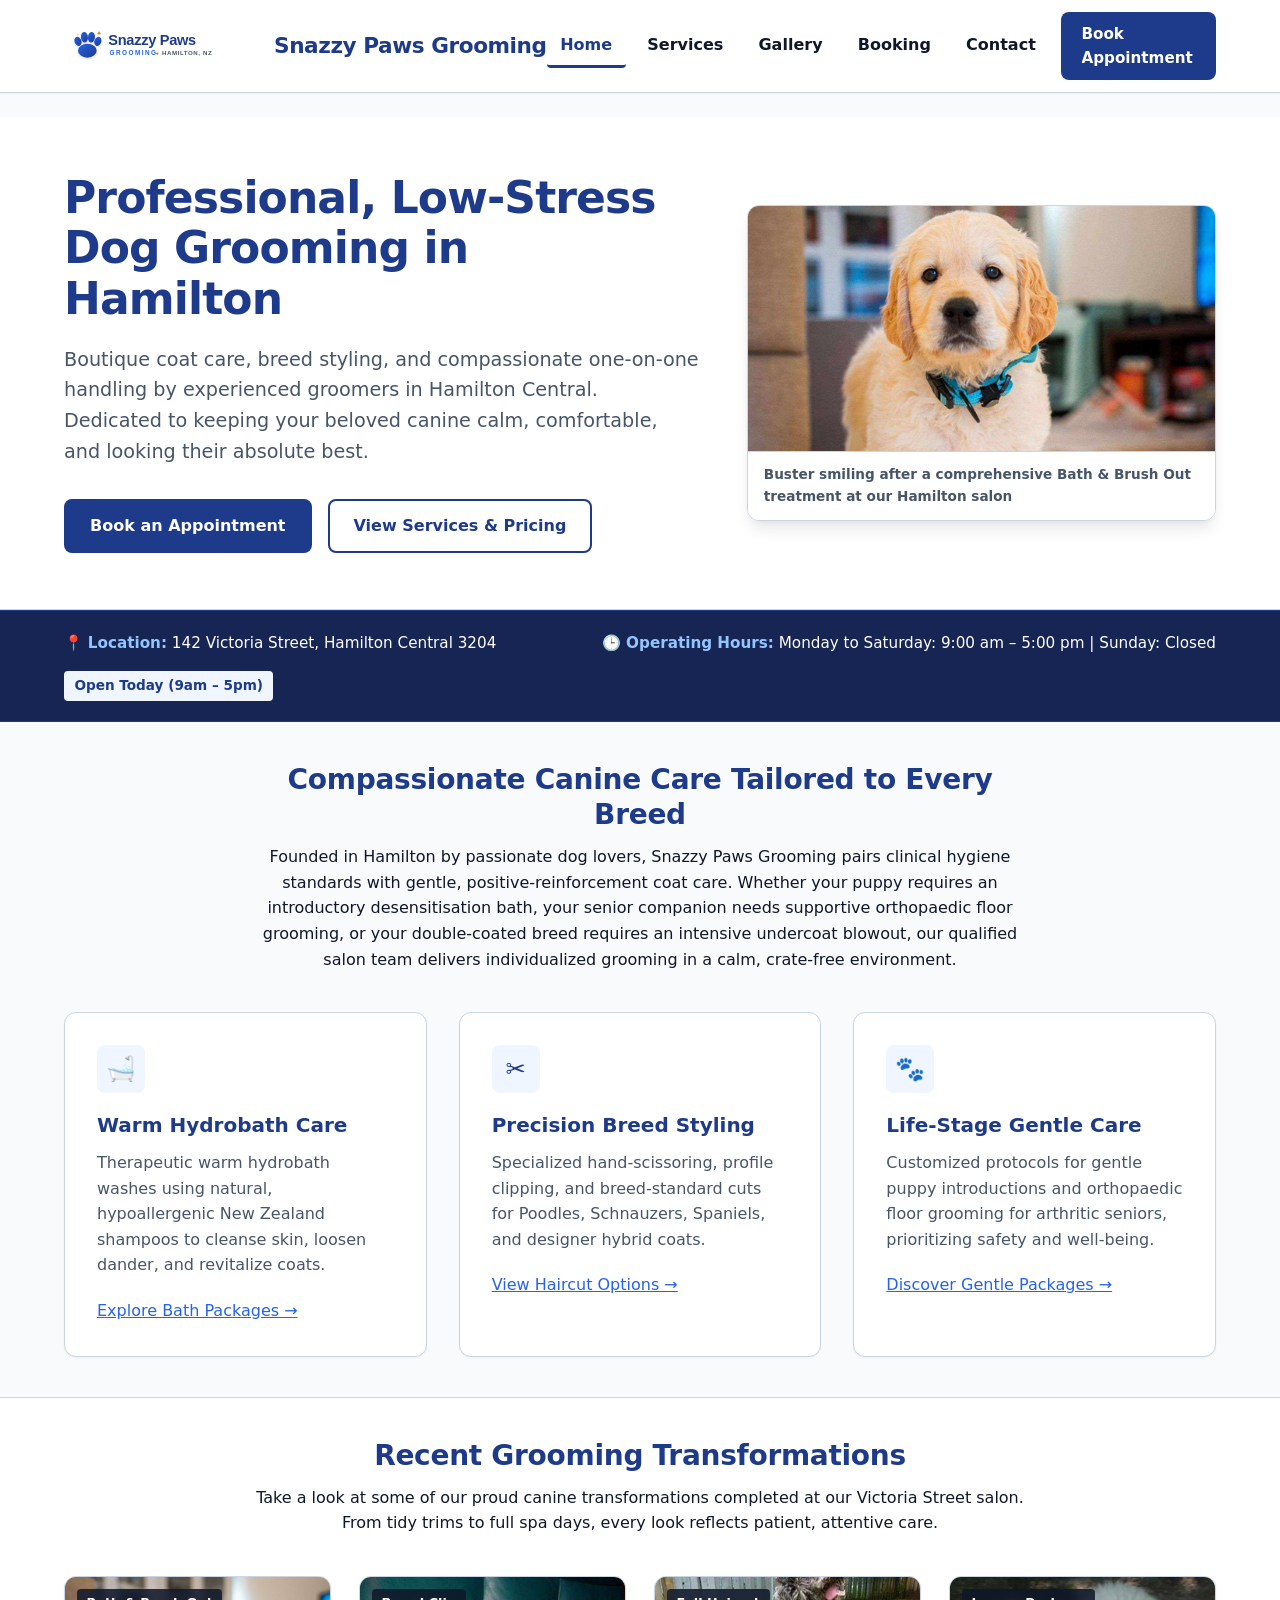
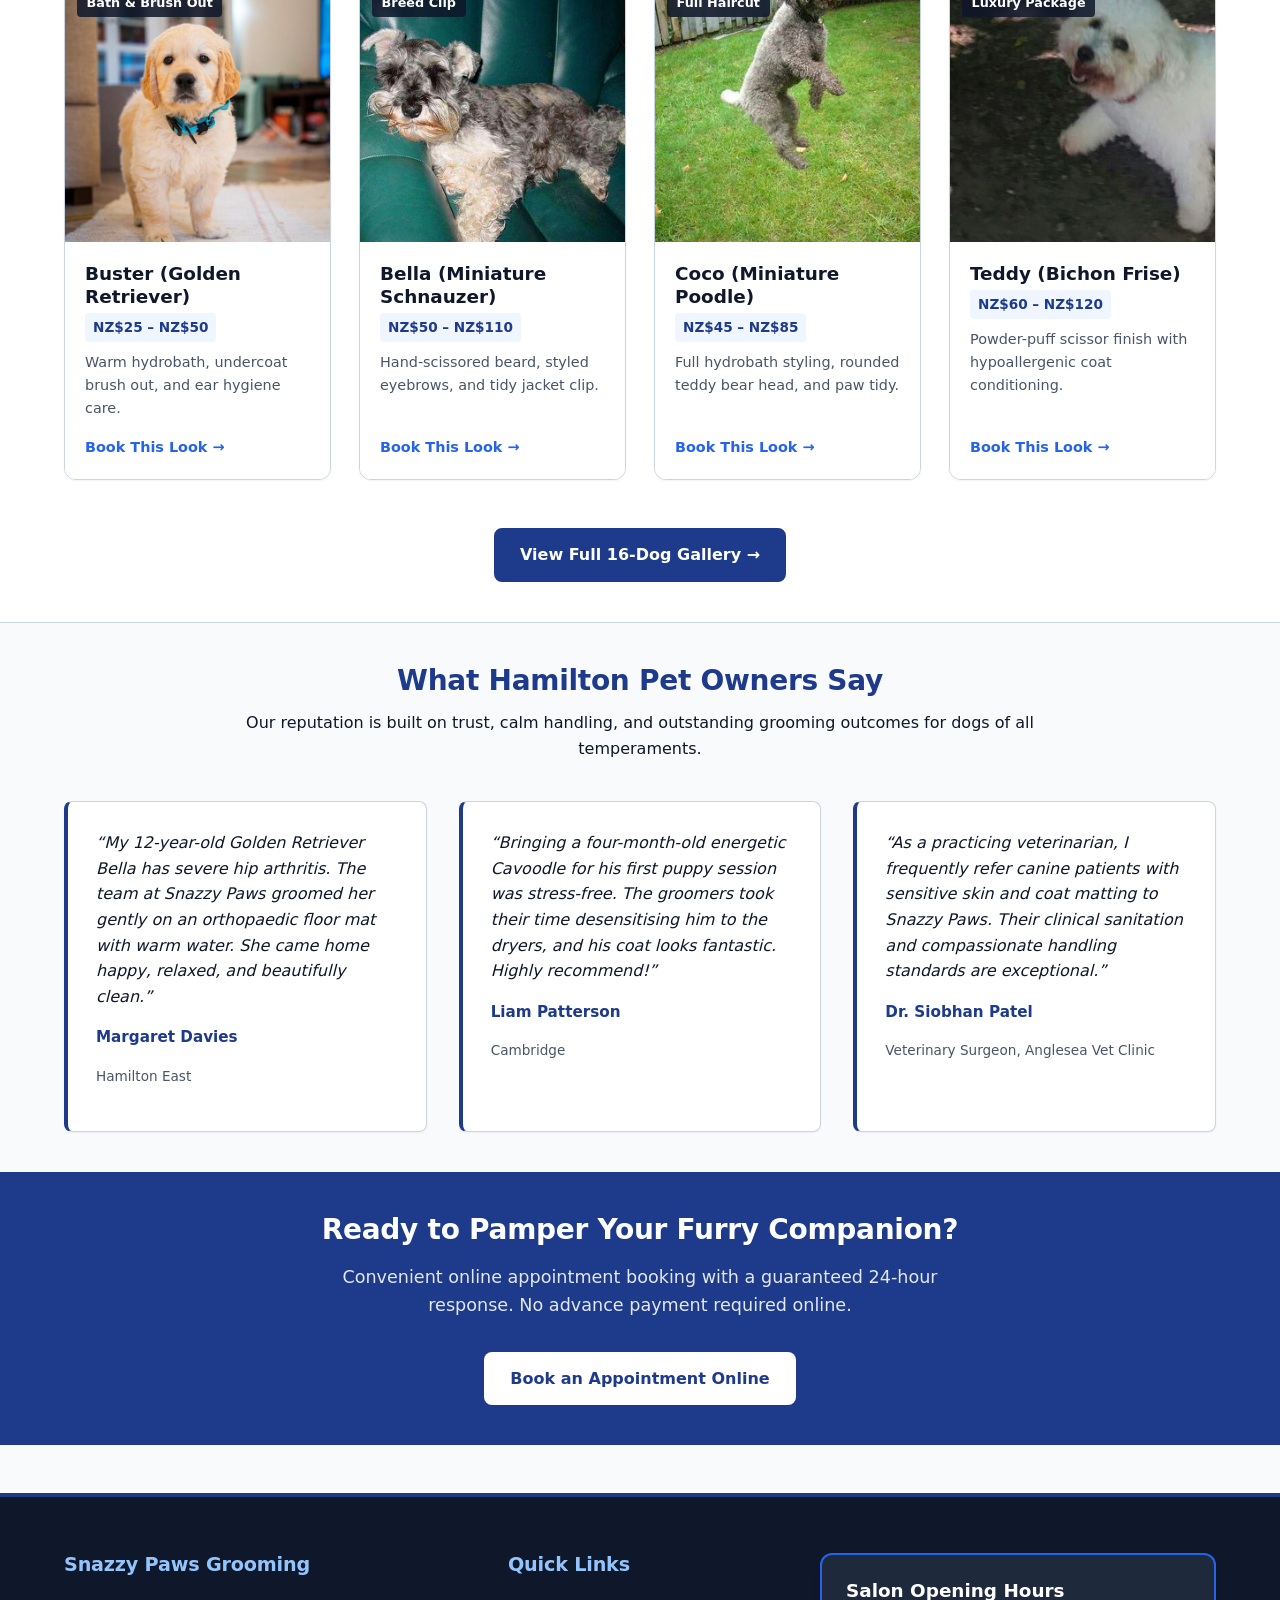
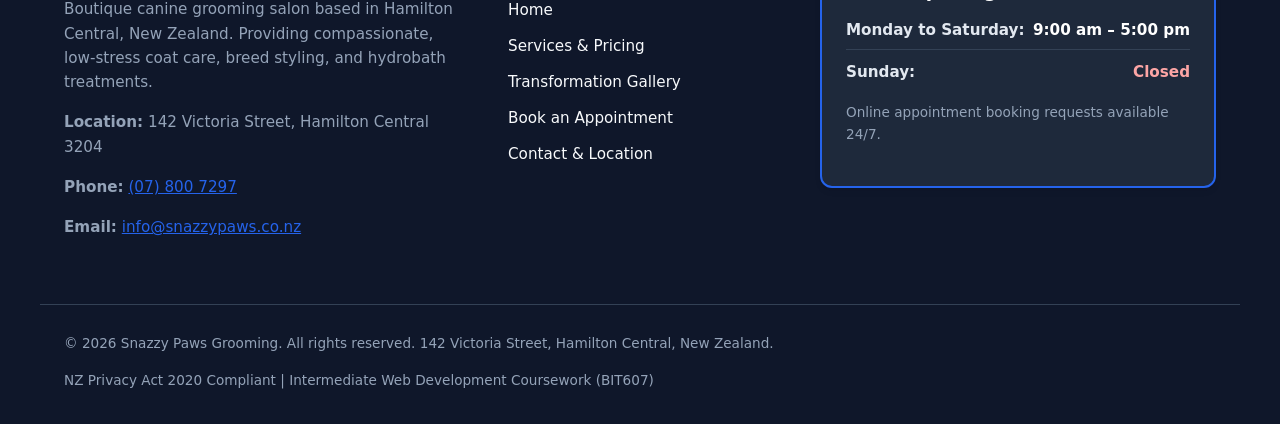
<file: index.html>
<!DOCTYPE html>
<html lang="en-NZ">
<head>
  <meta charset="UTF-8">
  <meta name="viewport" content="width=device-width, initial-scale=1.0">
  <title>Snazzy Paws Grooming | Boutique Dog Grooming in Hamilton, NZ</title>
  <meta name="description" content="Snazzy Paws Grooming is a boutique canine grooming salon located in Hamilton Central, New Zealand. Providing compassionate, low-stress coat care, hydrobaths, and breed styling.">
  <link rel="stylesheet" href="css/styles.min.css">
</head>
<body>
  <a href="#main-content" class="skip-link">Skip to main content</a>

  <header class="site-header">
    <div class="container nav-container">
      <a href="index.html" class="brand-wrapper">
        <img src="images/logo-snazzy-paws.svg" alt="Snazzy Paws Grooming Logo" class="brand-logo-img" width="220" height="48">
      </a>
      <nav class="main-navigation" aria-label="Main Navigation">
        <span class="brand-text">Snazzy Paws Grooming</span>
        <ul class="nav-list">
          <li class="nav-item"><a href="index.html" class="nav-link" aria-current="page">Home</a></li>
          <li class="nav-item"><a href="services.html" class="nav-link">Services</a></li>
          <li class="nav-item"><a href="gallery.html" class="nav-link">Gallery</a></li>
          <li class="nav-item"><a href="booking.html" class="nav-link">Booking</a></li>
          <li class="nav-item"><a href="contact.html" class="nav-link">Contact</a></li>
        </ul>
        <a href="booking.html" class="btn-nav-cta">Book Appointment</a>
      </nav>
    </div>
  </header>

  <main class="site-main" id="main-content">
    <section class="hero">
      <div class="container">
        <div class="hero-grid">
          <div class="hero-content">
            <h1>Professional, Low-Stress Dog Grooming in Hamilton</h1>
            <p class="lead">Boutique coat care, breed styling, and compassionate one-on-one handling by experienced groomers in Hamilton Central. Dedicated to keeping your beloved canine calm, comfortable, and looking their absolute best.</p>
            <div style="display: flex; gap: 1rem; flex-wrap: wrap;">
              <a href="booking.html" class="btn btn-primary">Book an Appointment</a>
              <a href="services.html" class="btn btn-secondary">View Services &amp; Pricing</a>
            </div>
          </div>
          <figure class="hero-image-card">
            <img src="images/hero-dog.jpg" alt="Happy freshly groomed Golden Retriever smiling at Snazzy Paws Grooming in Hamilton" class="hero-img" width="1200" height="630">
            <figcaption class="hero-image-caption">Buster smiling after a comprehensive Bath &amp; Brush Out treatment at our Hamilton salon</figcaption>
          </figure>
        </div>
      </div>
    </section>

    <section class="salon-status-banner" aria-label="Salon Information Banner">
      <div class="container status-banner-inner">
        <div class="status-item">
          <span>📍 <strong>Location:</strong> 142 Victoria Street, Hamilton Central 3204</span>
        </div>
        <div class="status-item">
          <span>🕒 <strong>Operating Hours:</strong> Monday to Saturday: 9:00 am – 5:00 pm | Sunday: Closed</span>
        </div>
        <div class="status-item">
          <span class="badge badge-success">Open Today (9am – 5pm)</span>
        </div>
      </div>
    </section>

    <section class="section-block">
      <div class="container">
        <div class="section-intro">
          <h2>Compassionate Canine Care Tailored to Every Breed</h2>
          <p>Founded in Hamilton by passionate dog lovers, Snazzy Paws Grooming pairs clinical hygiene standards with gentle, positive-reinforcement coat care. Whether your puppy requires an introductory desensitisation bath, your senior companion needs supportive orthopaedic floor grooming, or your double-coated breed requires an intensive undercoat blowout, our qualified salon team delivers individualized grooming in a calm, crate-free environment.</p>
        </div>

        <div class="features-grid">
          <div class="feature-card">
            <div class="feature-icon-box">🛁</div>
            <h3>Warm Hydrobath Care</h3>
            <p>Therapeutic warm hydrobath washes using natural, hypoallergenic New Zealand shampoos to cleanse skin, loosen dander, and revitalize coats.</p>
            <a href="services.html">Explore Bath Packages &rarr;</a>
          </div>

          <div class="feature-card">
            <div class="feature-icon-box">✂️</div>
            <h3>Precision Breed Styling</h3>
            <p>Specialized hand-scissoring, profile clipping, and breed-standard cuts for Poodles, Schnauzers, Spaniels, and designer hybrid coats.</p>
            <a href="services.html">View Haircut Options &rarr;</a>
          </div>

          <div class="feature-card">
            <div class="feature-icon-box">🐾</div>
            <h3>Life-Stage Gentle Care</h3>
            <p>Customized protocols for gentle puppy introductions and orthopaedic floor grooming for arthritic seniors, prioritizing safety and well-being.</p>
            <a href="services.html">Discover Gentle Packages &rarr;</a>
          </div>
        </div>
      </div>
    </section>

    <section class="section-block" style="background-color: var(--color-surface-white); border-top: 1px solid var(--color-border-subtle); border-bottom: 1px solid var(--color-border-subtle);">
      <div class="container">
        <div class="section-intro">
          <h2>Recent Grooming Transformations</h2>
          <p>Take a look at some of our proud canine transformations completed at our Victoria Street salon. From tidy trims to full spa days, every look reflects patient, attentive care.</p>
        </div>

        <div class="gallery-grid">
          <figure class="gallery-card">
            <div class="gallery-image-wrapper">
              <img src="images/gallery-01.jpg" alt="Golden Retriever smiling after a warm hydrobath, blow-dry, and brush out." class="gallery-img" width="600" height="600" loading="lazy">
              <span class="gallery-card-badge">Bath &amp; Brush Out</span>
            </div>
            <figcaption class="gallery-caption">
              <h3>Buster (Golden Retriever)</h3>
              <span class="service-tag">NZ$25 – NZ$50</span>
              <p>Warm hydrobath, undercoat brush out, and ear hygiene care.</p>
              <a href="booking.html" class="btn-book-look">Book This Look &rarr;</a>
            </figcaption>
          </figure>

          <figure class="gallery-card">
            <div class="gallery-image-wrapper">
              <img src="images/gallery-02.jpg" alt="Miniature Schnauzer showing traditional breed cut, trimmed beard, and styled brows." class="gallery-img" width="600" height="600" loading="lazy">
              <span class="gallery-card-badge">Breed Clip</span>
            </div>
            <figcaption class="gallery-caption">
              <h3>Bella (Miniature Schnauzer)</h3>
              <span class="service-tag">NZ$50 – NZ$110</span>
              <p>Hand-scissored beard, styled eyebrows, and tidy jacket clip.</p>
              <a href="booking.html" class="btn-book-look">Book This Look &rarr;</a>
            </figcaption>
          </figure>

          <figure class="gallery-card">
            <div class="gallery-image-wrapper">
              <img src="images/gallery-04.jpg" alt="Miniature Poodle styled in a clean teddy bear scissor cut with rounded head." class="gallery-img" width="600" height="600" loading="lazy">
              <span class="gallery-card-badge">Full Haircut</span>
            </div>
            <figcaption class="gallery-caption">
              <h3>Coco (Miniature Poodle)</h3>
              <span class="service-tag">NZ$45 – NZ$85</span>
              <p>Full hydrobath styling, rounded teddy bear head, and paw tidy.</p>
              <a href="booking.html" class="btn-book-look">Book This Look &rarr;</a>
            </figcaption>
          </figure>

          <figure class="gallery-card">
            <div class="gallery-image-wrapper">
              <img src="images/gallery-05.jpg" alt="Bichon Frise with bright white powder-puff styling and rounded facial contour." class="gallery-img" width="600" height="600" loading="lazy">
              <span class="gallery-card-badge">Luxury Package</span>
            </div>
            <figcaption class="gallery-caption">
              <h3>Teddy (Bichon Frise)</h3>
              <span class="service-tag">NZ$60 – NZ$120</span>
              <p>Powder-puff scissor finish with hypoallergenic coat conditioning.</p>
              <a href="booking.html" class="btn-book-look">Book This Look &rarr;</a>
            </figcaption>
          </figure>
        </div>

        <div style="text-align: center; margin-top: 1rem;">
          <a href="gallery.html" class="btn btn-primary">View Full 16-Dog Gallery &rarr;</a>
        </div>
      </div>
    </section>

    <section class="section-block">
      <div class="container">
        <div class="section-intro">
          <h2>What Hamilton Pet Owners Say</h2>
          <p>Our reputation is built on trust, calm handling, and outstanding grooming outcomes for dogs of all temperaments.</p>
        </div>

        <div class="testimonials-grid">
          <div class="testimonial-card">
            <p class="testimonial-quote">&ldquo;My 12-year-old Golden Retriever Bella has severe hip arthritis. The team at Snazzy Paws groomed her gently on an orthopaedic floor mat with warm water. She came home happy, relaxed, and beautifully clean.&rdquo;</p>
            <p class="testimonial-author">Margaret Davies</p>
            <p class="testimonial-location">Hamilton East</p>
          </div>

          <div class="testimonial-card">
            <p class="testimonial-quote">&ldquo;Bringing a four-month-old energetic Cavoodle for his first puppy session was stress-free. The groomers took their time desensitising him to the dryers, and his coat looks fantastic. Highly recommend!&rdquo;</p>
            <p class="testimonial-author">Liam Patterson</p>
            <p class="testimonial-location">Cambridge</p>
          </div>

          <div class="testimonial-card">
            <p class="testimonial-quote">&ldquo;As a practicing veterinarian, I frequently refer canine patients with sensitive skin and coat matting to Snazzy Paws. Their clinical sanitation and compassionate handling standards are exceptional.&rdquo;</p>
            <p class="testimonial-author">Dr. Siobhan Patel</p>
            <p class="testimonial-location">Veterinary Surgeon, Anglesea Vet Clinic</p>
          </div>
        </div>
      </div>
    </section>

    <section class="section-block" style="background-color: var(--color-primary-navy); color: #ffffff; text-align: center;">
      <div class="container">
        <h2 style="color: #ffffff; margin-bottom: 1rem;">Ready to Pamper Your Furry Companion?</h2>
        <p style="color: #e2e8f0; max-width: 650px; margin: 0 auto 2rem; font-size: 1.1rem;">Convenient online appointment booking with a guaranteed 24-hour response. No advance payment required online.</p>
        <a href="booking.html" class="btn" style="background-color: #ffffff; color: var(--color-primary-navy);">Book an Appointment Online</a>
      </div>
    </section>
  </main>

  <footer class="site-footer">
    <div class="container footer-grid">
      <div class="footer-col">
        <h3>Snazzy Paws Grooming</h3>
        <p>Boutique canine grooming salon based in Hamilton Central, New Zealand. Providing compassionate, low-stress coat care, breed styling, and hydrobath treatments.</p>
        <p><strong>Location:</strong> 142 Victoria Street, Hamilton Central 3204</p>
        <p><strong>Phone:</strong> <a href="tel:078007297">(07) 800 7297</a></p>
        <p><strong>Email:</strong> <a href="mailto:info@snazzypaws.co.nz">info@snazzypaws.co.nz</a></p>
      </div>
      <div class="footer-col">
        <h3>Quick Links</h3>
        <ul class="footer-links-list">
          <li><a href="index.html">Home</a></li>
          <li><a href="services.html">Services &amp; Pricing</a></li>
          <li><a href="gallery.html">Transformation Gallery</a></li>
          <li><a href="booking.html">Book an Appointment</a></li>
          <li><a href="contact.html">Contact &amp; Location</a></li>
        </ul>
      </div>
      <div class="footer-col">
        <div class="opening-hours-card">
          <h4>Salon Opening Hours</h4>
          <ul class="opening-hours-list">
            <li class="opening-hours-row"><span class="opening-hours-day">Monday to Saturday:</span> <span class="opening-hours-time">9:00 am – 5:00 pm</span></li>
            <li class="opening-hours-row closed"><span class="opening-hours-day">Sunday:</span> <span class="opening-hours-time">Closed</span></li>
          </ul>
          <p style="margin-top: 0.75rem; font-size: 0.85rem; color: #94a3b8;">Online appointment booking requests available 24/7.</p>
        </div>
      </div>
    </div>
    <div class="container footer-bottom-bar">
      <p>&copy; 2026 Snazzy Paws Grooming. All rights reserved. 142 Victoria Street, Hamilton Central, New Zealand.</p>
      <p>NZ Privacy Act 2020 Compliant | Intermediate Web Development Coursework (BIT607)</p>
    </div>
  </footer>
</body>
</html>
</file>
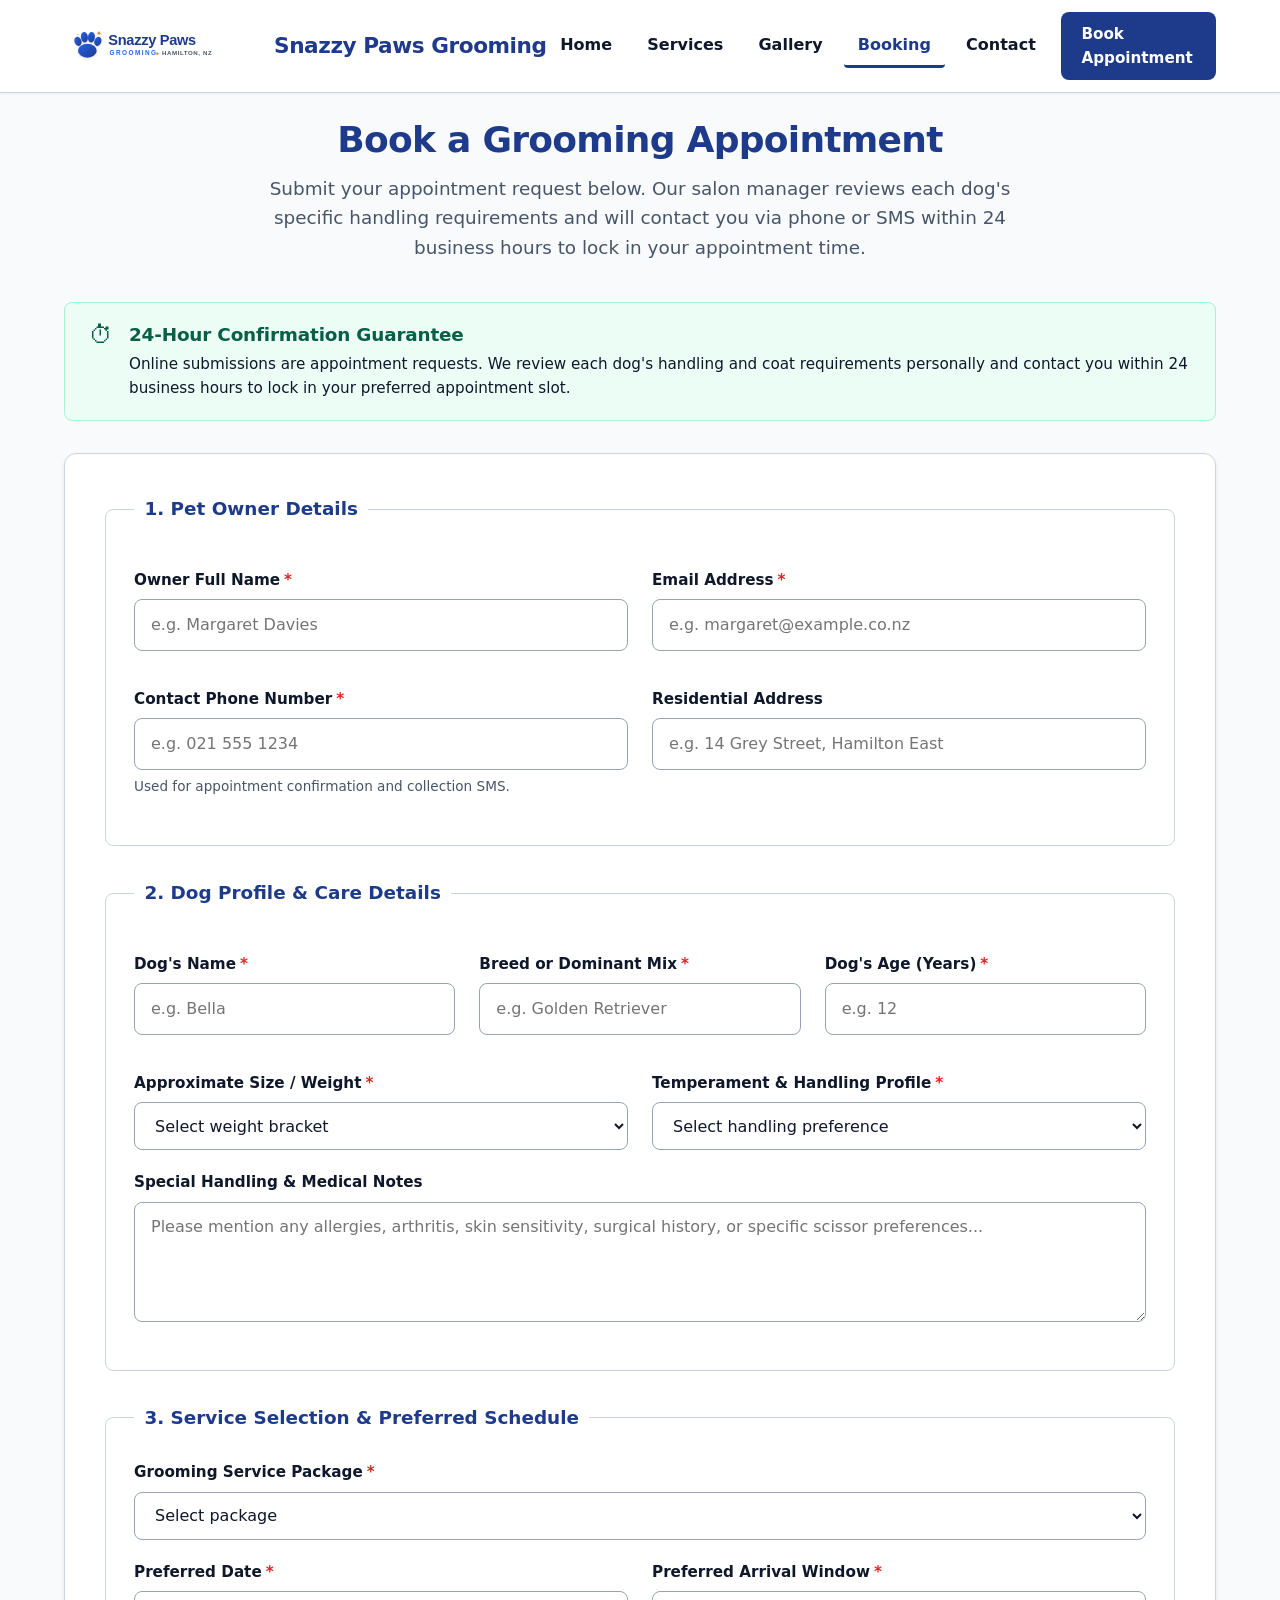
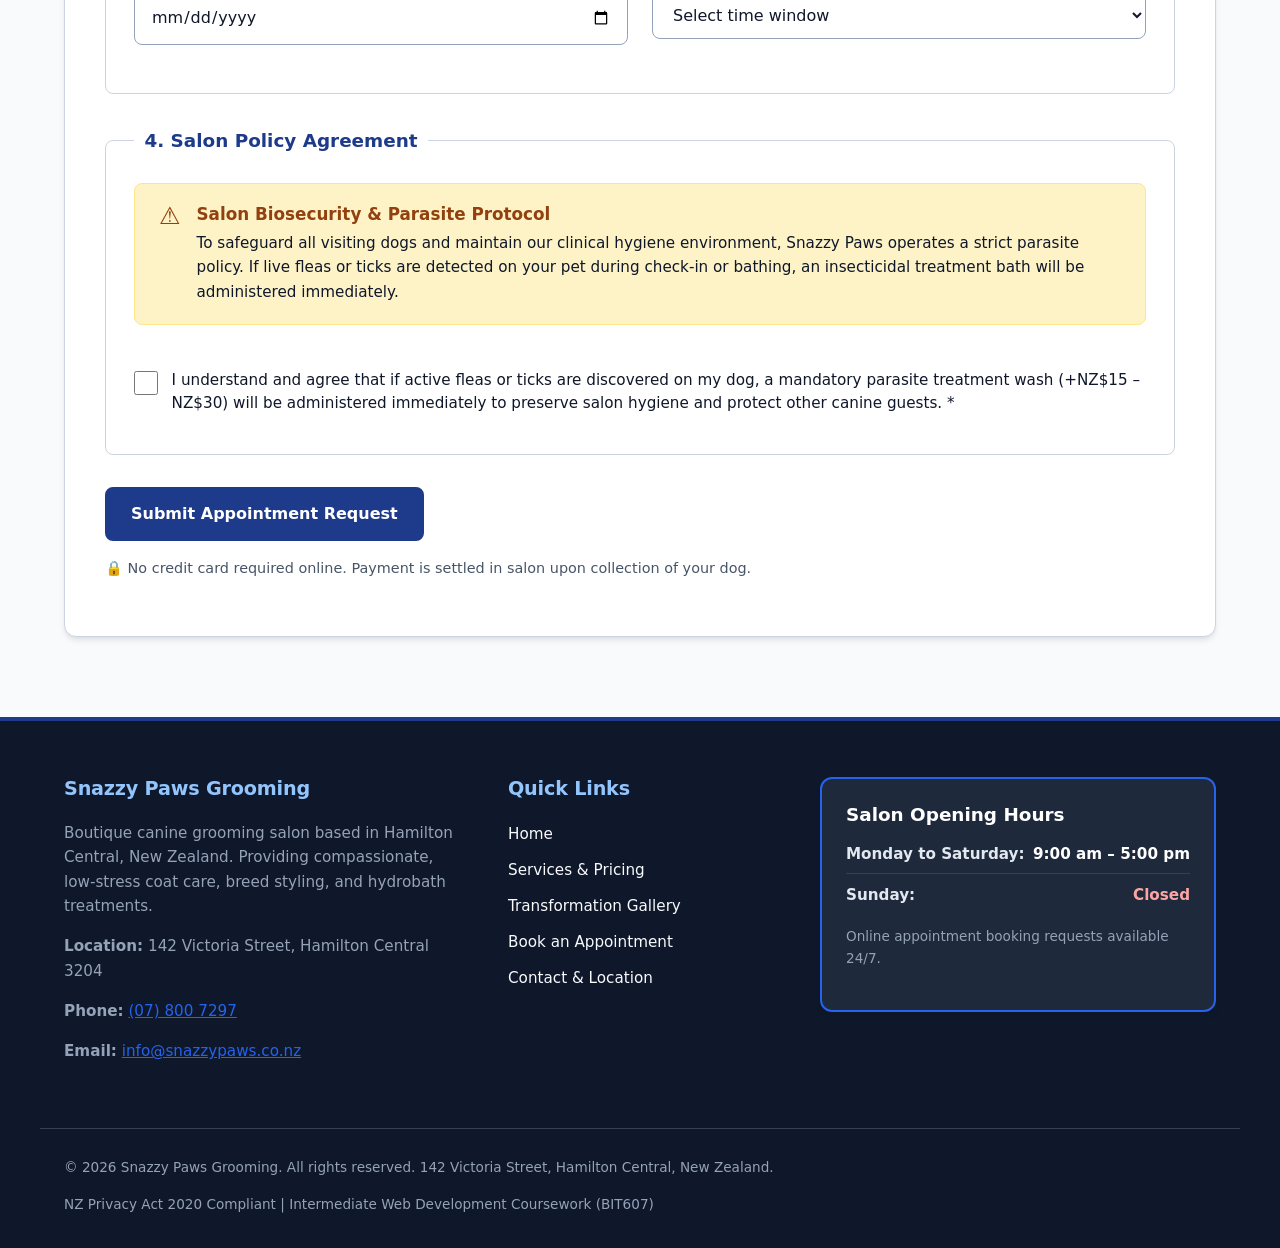
<file: booking.html>
<!DOCTYPE html>
<html lang="en-NZ">
<head>
  <meta charset="UTF-8">
  <meta name="viewport" content="width=device-width, initial-scale=1.0">
  <title>Book an Appointment | Snazzy Paws Grooming Hamilton</title>
  <meta name="description" content="Request a dog grooming appointment at Snazzy Paws Grooming in Hamilton Central. Fast online form with 24-hour confirmation guarantee and no upfront payment.">
  <link rel="stylesheet" href="css/styles.min.css">
</head>
<body>
  <a href="#main-content" class="skip-link">Skip to main content</a>

  <header class="site-header">
    <div class="container nav-container">
      <a href="index.html" class="brand-wrapper">
        <img src="images/logo-snazzy-paws.svg" alt="Snazzy Paws Grooming Logo" class="brand-logo-img" width="220" height="48">
      </a>
      <nav class="main-navigation" aria-label="Main Navigation">
        <span class="brand-text">Snazzy Paws Grooming</span>
        <ul class="nav-list">
          <li class="nav-item"><a href="index.html" class="nav-link">Home</a></li>
          <li class="nav-item"><a href="services.html" class="nav-link">Services</a></li>
          <li class="nav-item"><a href="gallery.html" class="nav-link">Gallery</a></li>
          <li class="nav-item"><a href="booking.html" class="nav-link" aria-current="page">Booking</a></li>
          <li class="nav-item"><a href="contact.html" class="nav-link">Contact</a></li>
        </ul>
        <a href="booking.html" class="btn-nav-cta">Book Appointment</a>
      </nav>
    </div>
  </header>

  <main class="site-main" id="main-content">
    <div class="container">
      <div class="section-intro">
        <h1>Book a Grooming Appointment</h1>
        <p class="lead">Submit your appointment request below. Our salon manager reviews each dog's specific handling requirements and will contact you via phone or SMS within 24 business hours to lock in your appointment time.</p>
      </div>

      <aside class="banner-callout banner-sla">
        <span class="banner-callout-icon">⏱</span>
        <div class="banner-callout-content">
          <h2 style="font-size: 1.15rem; margin-bottom: 0.35rem; color: var(--color-success-text);">24-Hour Confirmation Guarantee</h2>
          <p>Online submissions are appointment requests. We review each dog's handling and coat requirements personally and contact you within 24 business hours to lock in your preferred appointment slot.</p>
        </div>
      </aside>

      <div class="form-card">
        <form id="booking-form" action="#" method="post">
          <!-- Fieldset 1: Owner Details -->
          <fieldset class="form-fieldset">
            <legend class="form-legend">1. Pet Owner Details</legend>
            <div class="form-grid-2">
              <div class="form-group">
                <label for="owner-name" class="form-label">Owner Full Name <span class="required-indicator">*</span></label>
                <input type="text" id="owner-name" name="owner-name" class="form-input" required placeholder="e.g. Margaret Davies">
              </div>
              <div class="form-group">
                <label for="owner-email" class="form-label">Email Address <span class="required-indicator">*</span></label>
                <input type="email" id="owner-email" name="owner-email" class="form-input" required placeholder="e.g. margaret@example.co.nz">
              </div>
            </div>

            <div class="form-grid-2">
              <div class="form-group">
                <label for="owner-phone" class="form-label">Contact Phone Number <span class="required-indicator">*</span></label>
                <input type="tel" id="owner-phone" name="owner-phone" class="form-input" required placeholder="e.g. 021 555 1234">
                <span class="form-hint">Used for appointment confirmation and collection SMS.</span>
              </div>
              <div class="form-group">
                <label for="owner-address" class="form-label">Residential Address</label>
                <input type="text" id="owner-address" name="owner-address" class="form-input" placeholder="e.g. 14 Grey Street, Hamilton East">
              </div>
            </div>
          </fieldset>

          <!-- Fieldset 2: Dog Profile -->
          <fieldset class="form-fieldset">
            <legend class="form-legend">2. Dog Profile &amp; Care Details</legend>
            <div class="form-grid-3">
              <div class="form-group">
                <label for="dog-name" class="form-label">Dog's Name <span class="required-indicator">*</span></label>
                <input type="text" id="dog-name" name="dog-name" class="form-input" required placeholder="e.g. Bella">
              </div>
              <div class="form-group">
                <label for="dog-breed" class="form-label">Breed or Dominant Mix <span class="required-indicator">*</span></label>
                <input type="text" id="dog-breed" name="dog-breed" class="form-input" required placeholder="e.g. Golden Retriever">
              </div>
              <div class="form-group">
                <label for="dog-age" class="form-label">Dog's Age (Years) <span class="required-indicator">*</span></label>
                <input type="number" id="dog-age" name="dog-age" class="form-input" min="0" max="25" required placeholder="e.g. 12">
              </div>
            </div>

            <div class="form-grid-2">
              <div class="form-group">
                <label for="dog-size" class="form-label">Approximate Size / Weight <span class="required-indicator">*</span></label>
                <select id="dog-size" name="dog-size" class="form-select" required>
                  <option value="">Select weight bracket</option>
                  <option value="toy">Toy (Under 5 kg)</option>
                  <option value="small">Small (5 – 10 kg)</option>
                  <option value="medium">Medium (10 – 25 kg)</option>
                  <option value="large">Large (25 – 40 kg)</option>
                  <option value="giant">Giant (Over 40 kg)</option>
                </select>
              </div>
              <div class="form-group">
                <label for="dog-temperament" class="form-label">Temperament &amp; Handling Profile <span class="required-indicator">*</span></label>
                <select id="dog-temperament" name="dog-temperament" class="form-select" required>
                  <option value="">Select handling preference</option>
                  <option value="calm">Friendly &amp; Relaxed</option>
                  <option value="anxious">Nervous / Sound Sensitive</option>
                  <option value="reactive">Dog Reactive / Needs Space</option>
                  <option value="senior">Senior / Arthritic (Gentle Floor Grooming)</option>
                </select>
              </div>
            </div>

            <div class="form-group">
              <label for="dog-notes" class="form-label">Special Handling &amp; Medical Notes</label>
              <textarea id="dog-notes" name="dog-notes" class="form-textarea" rows="3" placeholder="Please mention any allergies, arthritis, skin sensitivity, surgical history, or specific scissor preferences..."></textarea>
            </div>
          </fieldset>

          <!-- Fieldset 3: Service & Schedule -->
          <fieldset class="form-fieldset">
            <legend class="form-legend">3. Service Selection &amp; Preferred Schedule</legend>
            <div class="form-group">
              <label for="service-select" class="form-label">Grooming Service Package <span class="required-indicator">*</span></label>
              <select id="service-select" name="service-select" class="form-select" required>
                <option value="">Select package</option>
                <optgroup label="Core Grooming Packages">
                  <option value="SP-01">SP-01: Bath &amp; Brush Out (NZ$25 – NZ$50)</option>
                  <option value="SP-02">SP-02: Full Haircut &amp; Styling (NZ$45 – NZ$85)</option>
                  <option value="SP-03">SP-03: Nail Trim &amp; File (NZ$10 – NZ$20)</option>
                  <option value="SP-04">SP-04: Ear Cleaning &amp; Hygiene (NZ$10 – NZ$15)</option>
                  <option value="SP-05">SP-05: Teeth Brushing &amp; Breath Care (NZ$10 – NZ$15)</option>
                </optgroup>
                <optgroup label="Life-Stage Care">
                  <option value="SP-06">SP-06: Puppy Introductory Package (NZ$30 – NZ$60)</option>
                  <option value="SP-07">SP-07: Senior Dog Gentle Care Package (NZ$40 – NZ$80)</option>
                  <option value="SP-08">SP-08: Full Grooming Luxury Package (NZ$60 – NZ$120)</option>
                  <option value="SP-09">SP-09: Special-Breed Custom Cuts (NZ$50 – NZ$110)</option>
                </optgroup>
                <optgroup label="Specialised Treatments &amp; Add-ons">
                  <option value="SP-10">SP-10: De-Shedding Undercoat Treatment (+NZ$20 – NZ$40)</option>
                  <option value="SP-11">SP-11: Flea &amp; Tick Preventative Wash (NZ$15 – NZ$30)</option>
                  <option value="SP-12">SP-12: Deluxe Canine Spa Package (NZ$75 – NZ$150)</option>
                  <option value="SP-13">SP-13: Express Touch-Up Service (+NZ$15 – NZ$25)</option>
                  <option value="SP-14">SP-14: Medicated Hypoallergenic Bath (+NZ$20 – NZ$40)</option>
                </optgroup>
              </select>
            </div>

            <div class="form-grid-2">
              <div class="form-group">
                <label for="booking-date" class="form-label">Preferred Date <span class="required-indicator">*</span></label>
                <input type="date" id="booking-date" name="booking-date" class="form-input" required>
              </div>
              <div class="form-group">
                <label for="booking-time" class="form-label">Preferred Arrival Window <span class="required-indicator">*</span></label>
                <select id="booking-time" name="booking-time" class="form-select" required>
                  <option value="">Select time window</option>
                  <option value="morning">Morning Drop-off (9:00 am – 11:30 am)</option>
                  <option value="midday">Midday Drop-off (11:30 am – 2:00 pm)</option>
                  <option value="afternoon">Afternoon Drop-off (2:00 pm – 4:00 pm)</option>
                </select>
              </div>
            </div>
          </fieldset>

          <!-- Fieldset 4: Salon Policy Agreement -->
          <fieldset class="form-fieldset">
            <legend class="form-legend">4. Salon Policy Agreement</legend>
            <div class="banner-callout banner-policy">
              <span class="banner-callout-icon">⚠️</span>
              <div class="banner-callout-content">
                <h3 style="font-size: 1.05rem; margin-bottom: 0.35rem; color: var(--color-alert-amber-text);">Salon Biosecurity &amp; Parasite Protocol</h3>
                <p>To safeguard all visiting dogs and maintain our clinical hygiene environment, Snazzy Paws operates a strict parasite policy. If live fleas or ticks are detected on your pet during check-in or bathing, an insecticidal treatment bath will be administered immediately.</p>
              </div>
            </div>

            <div class="form-checkbox-wrapper">
              <input type="checkbox" id="flea-policy" name="flea-policy" class="form-checkbox" required>
              <label for="flea-policy" class="form-checkbox-label">I understand and agree that if active fleas or ticks are discovered on my dog, a mandatory parasite treatment wash (+NZ$15 – NZ$30) will be administered immediately to preserve salon hygiene and protect other canine guests. <span class="required-indicator">*</span></label>
            </div>
          </fieldset>

          <div class="form-submit-row">
            <button type="submit" class="btn btn-primary" id="btn-submit-booking">Submit Appointment Request</button>
            <p class="form-guarantee-note">🔒 No credit card required online. Payment is settled in salon upon collection of your dog.</p>
          </div>
        </form>
      </div>
    </div>
  </main>

  <footer class="site-footer">
    <div class="container footer-grid">
      <div class="footer-col">
        <h3>Snazzy Paws Grooming</h3>
        <p>Boutique canine grooming salon based in Hamilton Central, New Zealand. Providing compassionate, low-stress coat care, breed styling, and hydrobath treatments.</p>
        <p><strong>Location:</strong> 142 Victoria Street, Hamilton Central 3204</p>
        <p><strong>Phone:</strong> <a href="tel:078007297">(07) 800 7297</a></p>
        <p><strong>Email:</strong> <a href="mailto:info@snazzypaws.co.nz">info@snazzypaws.co.nz</a></p>
      </div>
      <div class="footer-col">
        <h3>Quick Links</h3>
        <ul class="footer-links-list">
          <li><a href="index.html">Home</a></li>
          <li><a href="services.html">Services &amp; Pricing</a></li>
          <li><a href="gallery.html">Transformation Gallery</a></li>
          <li><a href="booking.html">Book an Appointment</a></li>
          <li><a href="contact.html">Contact &amp; Location</a></li>
        </ul>
      </div>
      <div class="footer-col">
        <div class="opening-hours-card">
          <h4>Salon Opening Hours</h4>
          <ul class="opening-hours-list">
            <li class="opening-hours-row"><span class="opening-hours-day">Monday to Saturday:</span> <span class="opening-hours-time">9:00 am – 5:00 pm</span></li>
            <li class="opening-hours-row closed"><span class="opening-hours-day">Sunday:</span> <span class="opening-hours-time">Closed</span></li>
          </ul>
          <p style="margin-top: 0.75rem; font-size: 0.85rem; color: #94a3b8;">Online appointment booking requests available 24/7.</p>
        </div>
      </div>
    </div>
    <div class="container footer-bottom-bar">
      <p>&copy; 2026 Snazzy Paws Grooming. All rights reserved. 142 Victoria Street, Hamilton Central, New Zealand.</p>
      <p>NZ Privacy Act 2020 Compliant | Intermediate Web Development Coursework (BIT607)</p>
    </div>
  </footer>
</body>
</html>
</file>
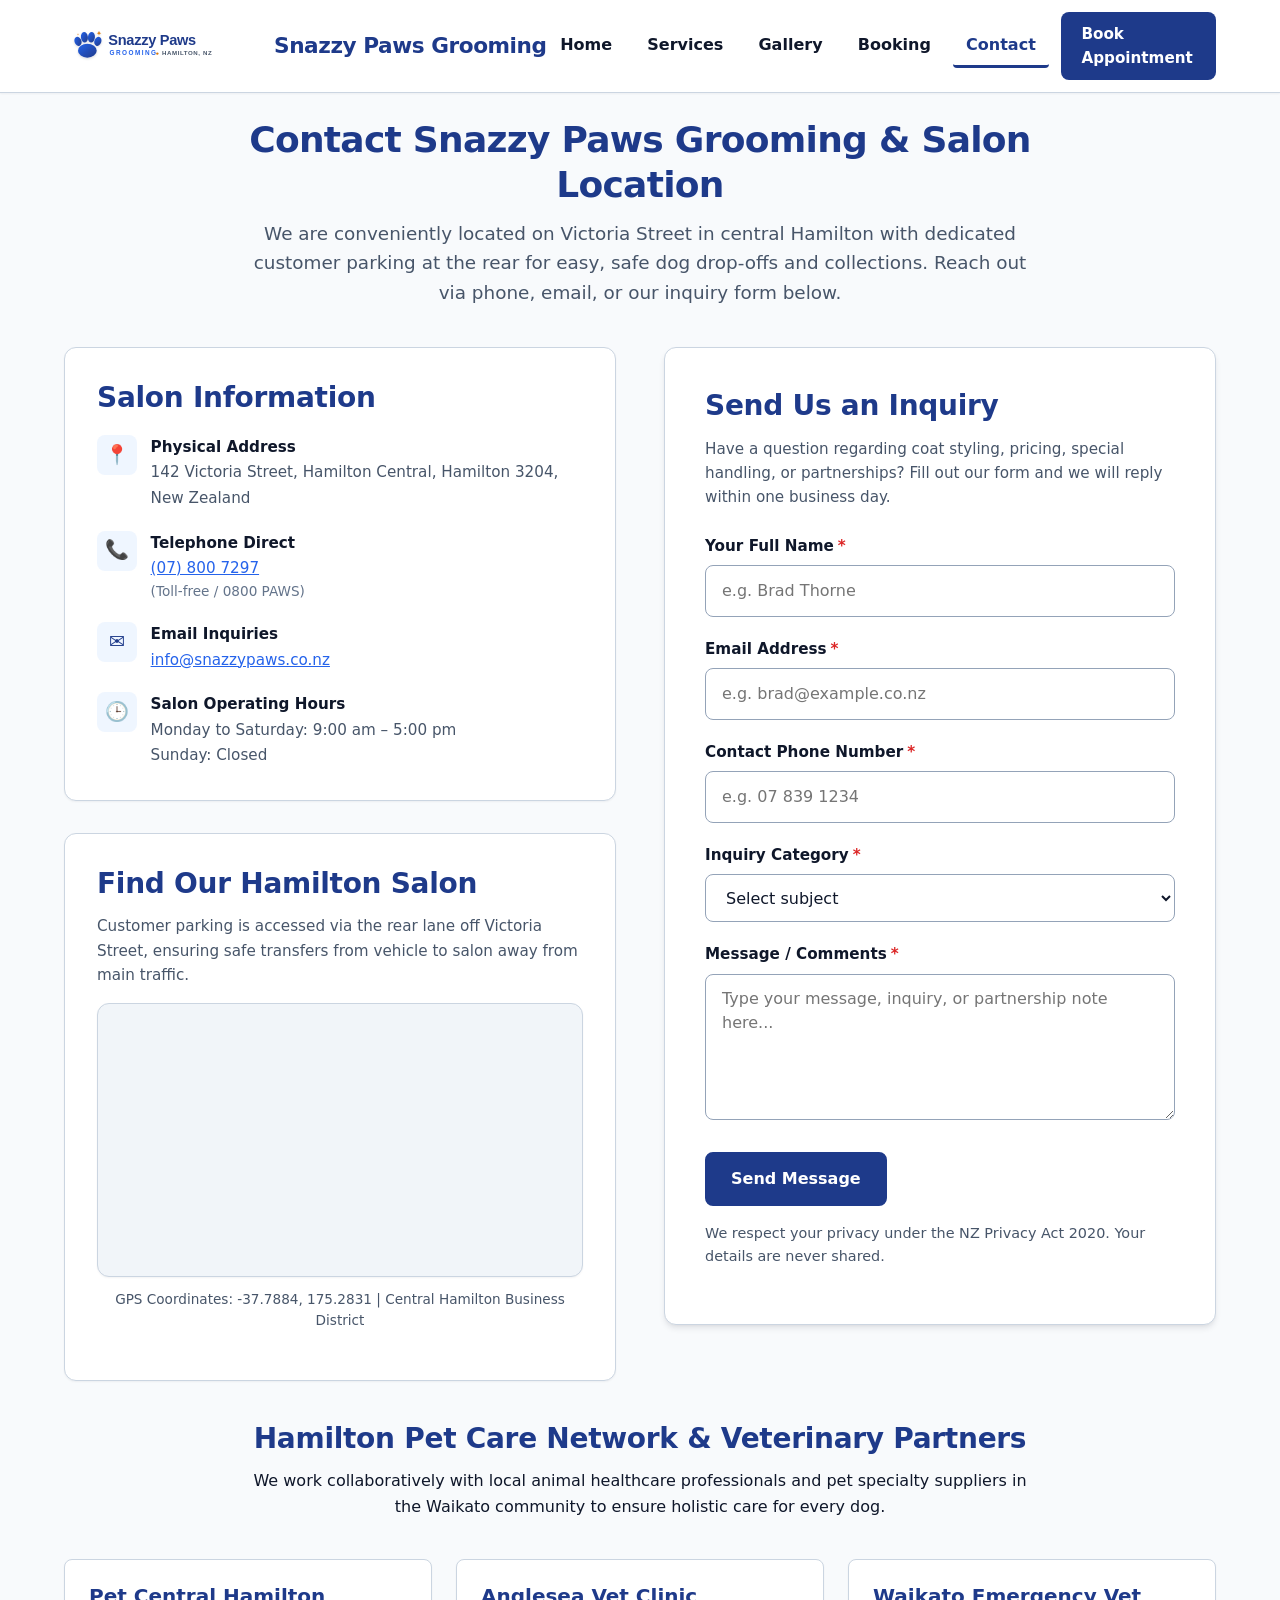
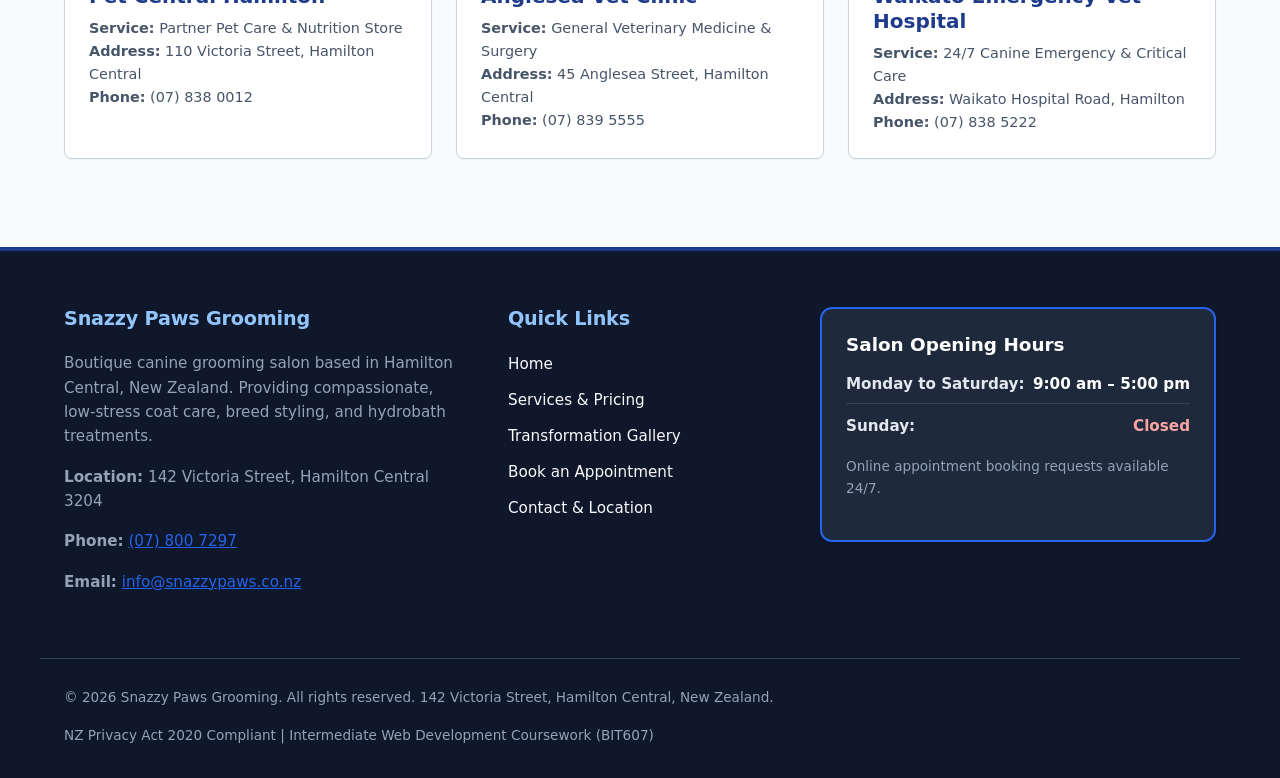
<file: contact.html>
<!DOCTYPE html>
<html lang="en-NZ">
<head>
  <meta charset="UTF-8">
  <meta name="viewport" content="width=device-width, initial-scale=1.0">
  <title>Contact &amp; Location | Snazzy Paws Grooming Hamilton</title>
  <meta name="description" content="Contact Snazzy Paws Grooming in Hamilton Central, New Zealand. View our interactive map, salon hours, phone number, and online inquiry form.">
  <link rel="stylesheet" href="css/styles.min.css">
</head>
<body>
  <a href="#main-content" class="skip-link">Skip to main content</a>

  <header class="site-header">
    <div class="container nav-container">
      <a href="index.html" class="brand-wrapper">
        <img src="images/logo-snazzy-paws.svg" alt="Snazzy Paws Grooming Logo" class="brand-logo-img" width="220" height="48">
      </a>
      <nav class="main-navigation" aria-label="Main Navigation">
        <span class="brand-text">Snazzy Paws Grooming</span>
        <ul class="nav-list">
          <li class="nav-item"><a href="index.html" class="nav-link">Home</a></li>
          <li class="nav-item"><a href="services.html" class="nav-link">Services</a></li>
          <li class="nav-item"><a href="gallery.html" class="nav-link">Gallery</a></li>
          <li class="nav-item"><a href="booking.html" class="nav-link">Booking</a></li>
          <li class="nav-item"><a href="contact.html" class="nav-link" aria-current="page">Contact</a></li>
        </ul>
        <a href="booking.html" class="btn-nav-cta">Book Appointment</a>
      </nav>
    </div>
  </header>

  <main class="site-main" id="main-content">
    <div class="container">
      <div class="section-intro">
        <h1>Contact Snazzy Paws Grooming &amp; Salon Location</h1>
        <p class="lead">We are conveniently located on Victoria Street in central Hamilton with dedicated customer parking at the rear for easy, safe dog drop-offs and collections. Reach out via phone, email, or our inquiry form below.</p>
      </div>

      <div class="contact-layout-grid">
        <!-- Left: Contact Details & Map -->
        <div class="contact-info-panel">
          <div class="contact-card">
            <h2>Salon Information</h2>
            <ul class="contact-detail-list">
              <li class="contact-detail-item">
                <span class="contact-detail-icon">📍</span>
                <div class="contact-detail-content">
                  <strong>Physical Address</strong>
                  <span>142 Victoria Street, Hamilton Central, Hamilton 3204, New Zealand</span>
                </div>
              </li>
              <li class="contact-detail-item">
                <span class="contact-detail-icon">📞</span>
                <div class="contact-detail-content">
                  <strong>Telephone Direct</strong>
                  <a href="tel:078007297">(07) 800 7297</a>
                  <span style="display: block; font-size: 0.85rem; color: #64748b;">(Toll-free / 0800 PAWS)</span>
                </div>
              </li>
              <li class="contact-detail-item">
                <span class="contact-detail-icon">✉️</span>
                <div class="contact-detail-content">
                  <strong>Email Inquiries</strong>
                  <a href="mailto:info@snazzypaws.co.nz">info@snazzypaws.co.nz</a>
                </div>
              </li>
              <li class="contact-detail-item">
                <span class="contact-detail-icon">🕒</span>
                <div class="contact-detail-content">
                  <strong>Salon Operating Hours</strong>
                  <span>Monday to Saturday: 9:00 am – 5:00 pm<br>Sunday: Closed</span>
                </div>
              </li>
            </ul>
          </div>

          <div class="contact-card">
            <h2>Find Our Hamilton Salon</h2>
            <p style="font-size: 0.95rem; color: var(--color-text-muted); margin-bottom: 1rem;">Customer parking is accessed via the rear lane off Victoria Street, ensuring safe transfers from vehicle to salon away from main traffic.</p>
            <div class="map-container">
              <iframe class="map-iframe" src="https://www.openstreetmap.org/export/embed.html?bbox=175.2781%2C-37.7934%2C175.2881%2C-37.7834&amp;layer=mapnik&amp;marker=-37.7884%2C175.2831" title="Interactive map showing Snazzy Paws Grooming at 142 Victoria Street, Hamilton Central, New Zealand" loading="lazy"></iframe>
            </div>
            <p class="form-hint" style="text-align: center; margin-top: 0.75rem;">GPS Coordinates: -37.7884, 175.2831 | Central Hamilton Business District</p>
          </div>
        </div>

        <!-- Right: Inquiry Form -->
        <div class="form-card">
          <h2>Send Us an Inquiry</h2>
          <p style="color: var(--color-text-muted); font-size: 0.95rem; margin-bottom: 1.5rem;">Have a question regarding coat styling, pricing, special handling, or partnerships? Fill out our form and we will reply within one business day.</p>

          <form id="contact-form" action="#" method="post">
            <div class="form-group">
              <label for="contact-name" class="form-label">Your Full Name <span class="required-indicator">*</span></label>
              <input type="text" id="contact-name" name="contact-name" class="form-input" required placeholder="e.g. Brad Thorne">
            </div>

            <div class="form-group">
              <label for="contact-email" class="form-label">Email Address <span class="required-indicator">*</span></label>
              <input type="email" id="contact-email" name="contact-email" class="form-input" required placeholder="e.g. brad@example.co.nz">
            </div>

            <div class="form-group">
              <label for="contact-phone" class="form-label">Contact Phone Number <span class="required-indicator">*</span></label>
              <input type="tel" id="contact-phone" name="contact-phone" class="form-input" required placeholder="e.g. 07 839 1234">
            </div>

            <div class="form-group">
              <label for="contact-category" class="form-label">Inquiry Category <span class="required-indicator">*</span></label>
              <select id="contact-category" name="contact-category" class="form-select" required>
                <option value="">Select subject</option>
                <option value="general">General Inquiries &amp; Questions</option>
                <option value="coat-advice">Coat Care &amp; Service Advice</option>
                <option value="veterinary">Veterinary Liaison / Animal Health</option>
                <option value="commercial">Business Partnership / Referral</option>
              </select>
            </div>

            <div class="form-group">
              <label for="contact-comment" class="form-label">Message / Comments <span class="required-indicator">*</span></label>
              <textarea id="contact-comment" name="contact-comment" class="form-textarea" rows="5" required placeholder="Type your message, inquiry, or partnership note here..."></textarea>
            </div>

            <div class="form-submit-row">
              <button type="submit" class="btn btn-primary" id="btn-submit-contact">Send Message</button>
              <p class="form-guarantee-note">We respect your privacy under the NZ Privacy Act 2020. Your details are never shared.</p>
            </div>
          </form>
        </div>
      </div>

      <!-- Local Pet Community Directory -->
      <section class="section-block" aria-labelledby="community-heading">
        <div class="section-intro">
          <h2 id="community-heading">Hamilton Pet Care Network &amp; Veterinary Partners</h2>
          <p>We work collaboratively with local animal healthcare professionals and pet specialty suppliers in the Waikato community to ensure holistic care for every dog.</p>
        </div>

        <div class="directory-grid">
          <div class="directory-card">
            <h3>Pet Central Hamilton</h3>
            <p><strong>Service:</strong> Partner Pet Care &amp; Nutrition Store</p>
            <p><strong>Address:</strong> 110 Victoria Street, Hamilton Central</p>
            <p><strong>Phone:</strong> (07) 838 0012</p>
          </div>

          <div class="directory-card">
            <h3>Anglesea Vet Clinic</h3>
            <p><strong>Service:</strong> General Veterinary Medicine &amp; Surgery</p>
            <p><strong>Address:</strong> 45 Anglesea Street, Hamilton Central</p>
            <p><strong>Phone:</strong> (07) 839 5555</p>
          </div>

          <div class="directory-card">
            <h3>Waikato Emergency Vet Hospital</h3>
            <p><strong>Service:</strong> 24/7 Canine Emergency &amp; Critical Care</p>
            <p><strong>Address:</strong> Waikato Hospital Road, Hamilton</p>
            <p><strong>Phone:</strong> (07) 838 5222</p>
          </div>
        </div>
      </section>
    </div>
  </main>

  <footer class="site-footer">
    <div class="container footer-grid">
      <div class="footer-col">
        <h3>Snazzy Paws Grooming</h3>
        <p>Boutique canine grooming salon based in Hamilton Central, New Zealand. Providing compassionate, low-stress coat care, breed styling, and hydrobath treatments.</p>
        <p><strong>Location:</strong> 142 Victoria Street, Hamilton Central 3204</p>
        <p><strong>Phone:</strong> <a href="tel:078007297">(07) 800 7297</a></p>
        <p><strong>Email:</strong> <a href="mailto:info@snazzypaws.co.nz">info@snazzypaws.co.nz</a></p>
      </div>
      <div class="footer-col">
        <h3>Quick Links</h3>
        <ul class="footer-links-list">
          <li><a href="index.html">Home</a></li>
          <li><a href="services.html">Services &amp; Pricing</a></li>
          <li><a href="gallery.html">Transformation Gallery</a></li>
          <li><a href="booking.html">Book an Appointment</a></li>
          <li><a href="contact.html">Contact &amp; Location</a></li>
        </ul>
      </div>
      <div class="footer-col">
        <div class="opening-hours-card">
          <h4>Salon Opening Hours</h4>
          <ul class="opening-hours-list">
            <li class="opening-hours-row"><span class="opening-hours-day">Monday to Saturday:</span> <span class="opening-hours-time">9:00 am – 5:00 pm</span></li>
            <li class="opening-hours-row closed"><span class="opening-hours-day">Sunday:</span> <span class="opening-hours-time">Closed</span></li>
          </ul>
          <p style="margin-top: 0.75rem; font-size: 0.85rem; color: #94a3b8;">Online appointment booking requests available 24/7.</p>
        </div>
      </div>
    </div>
    <div class="container footer-bottom-bar">
      <p>&copy; 2026 Snazzy Paws Grooming. All rights reserved. 142 Victoria Street, Hamilton Central, New Zealand.</p>
      <p>NZ Privacy Act 2020 Compliant | Intermediate Web Development Coursework (BIT607)</p>
    </div>
  </footer>
</body>
</html>
</file>
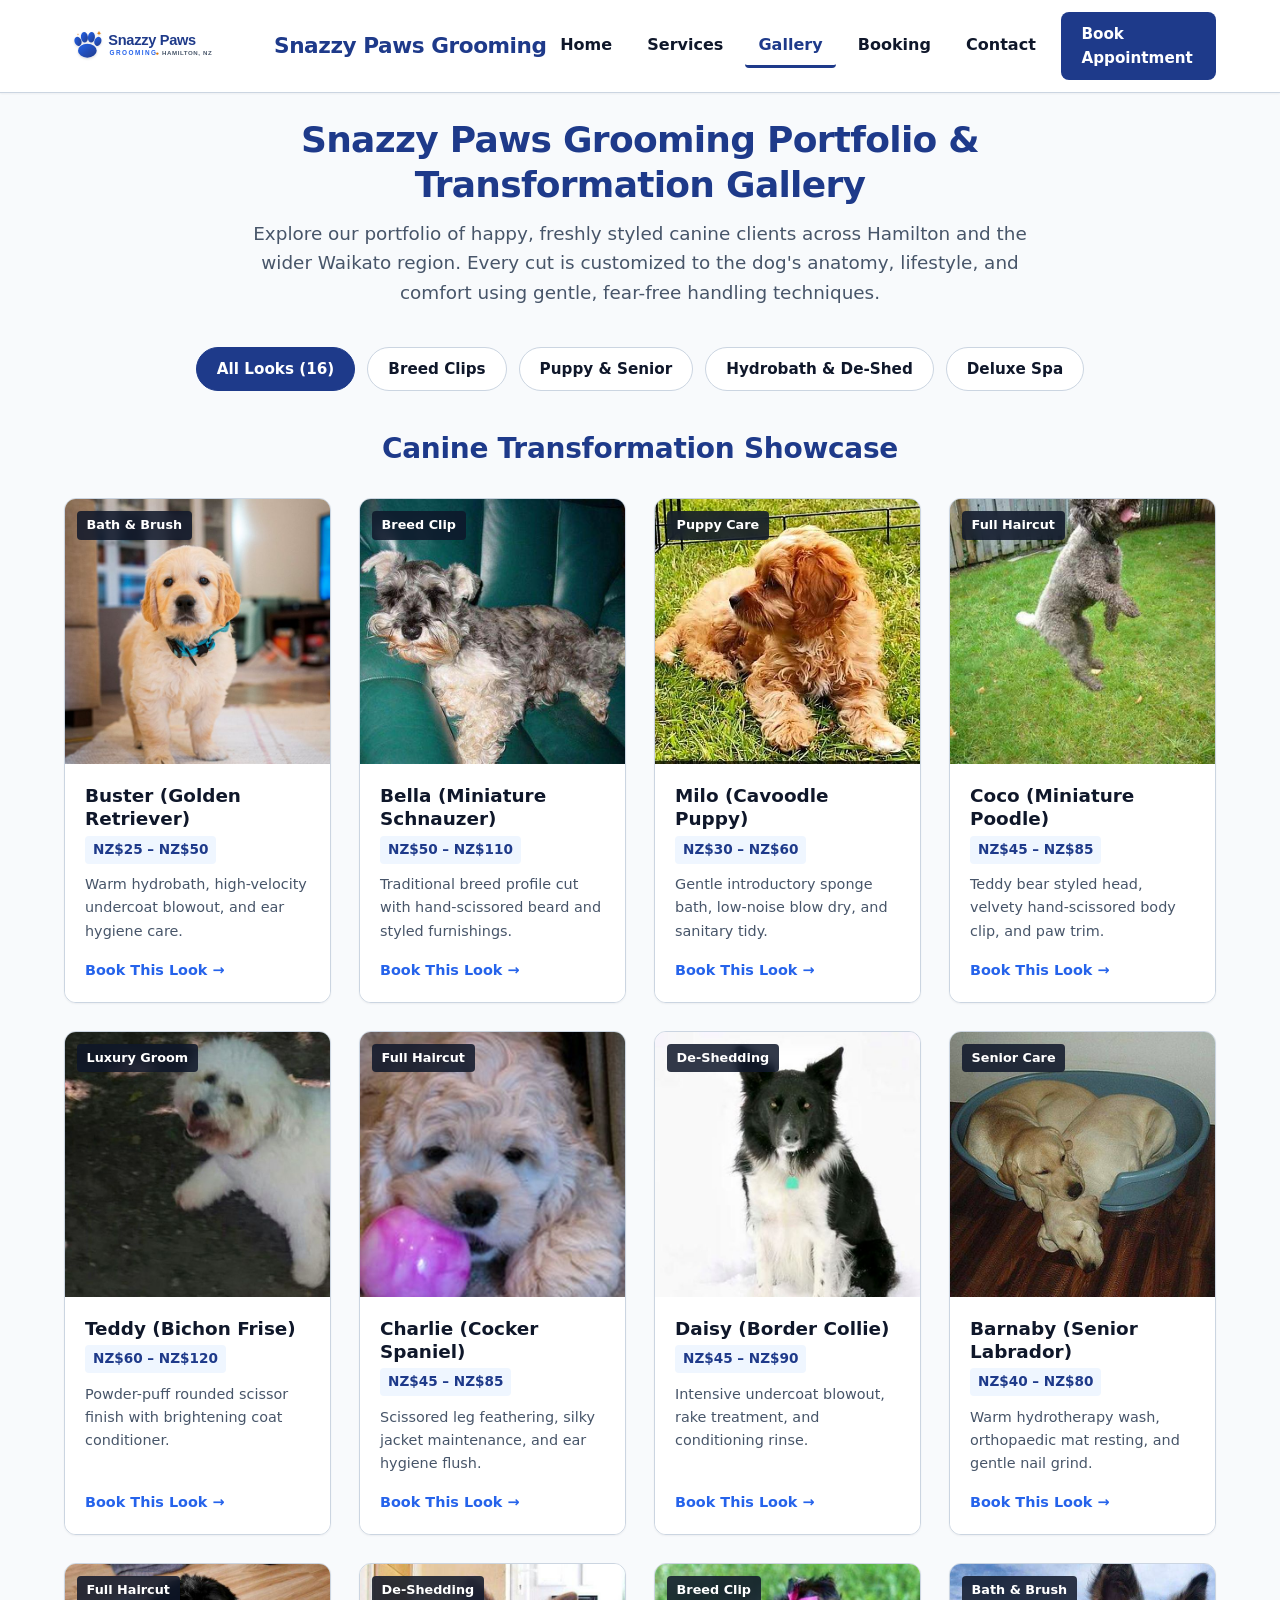
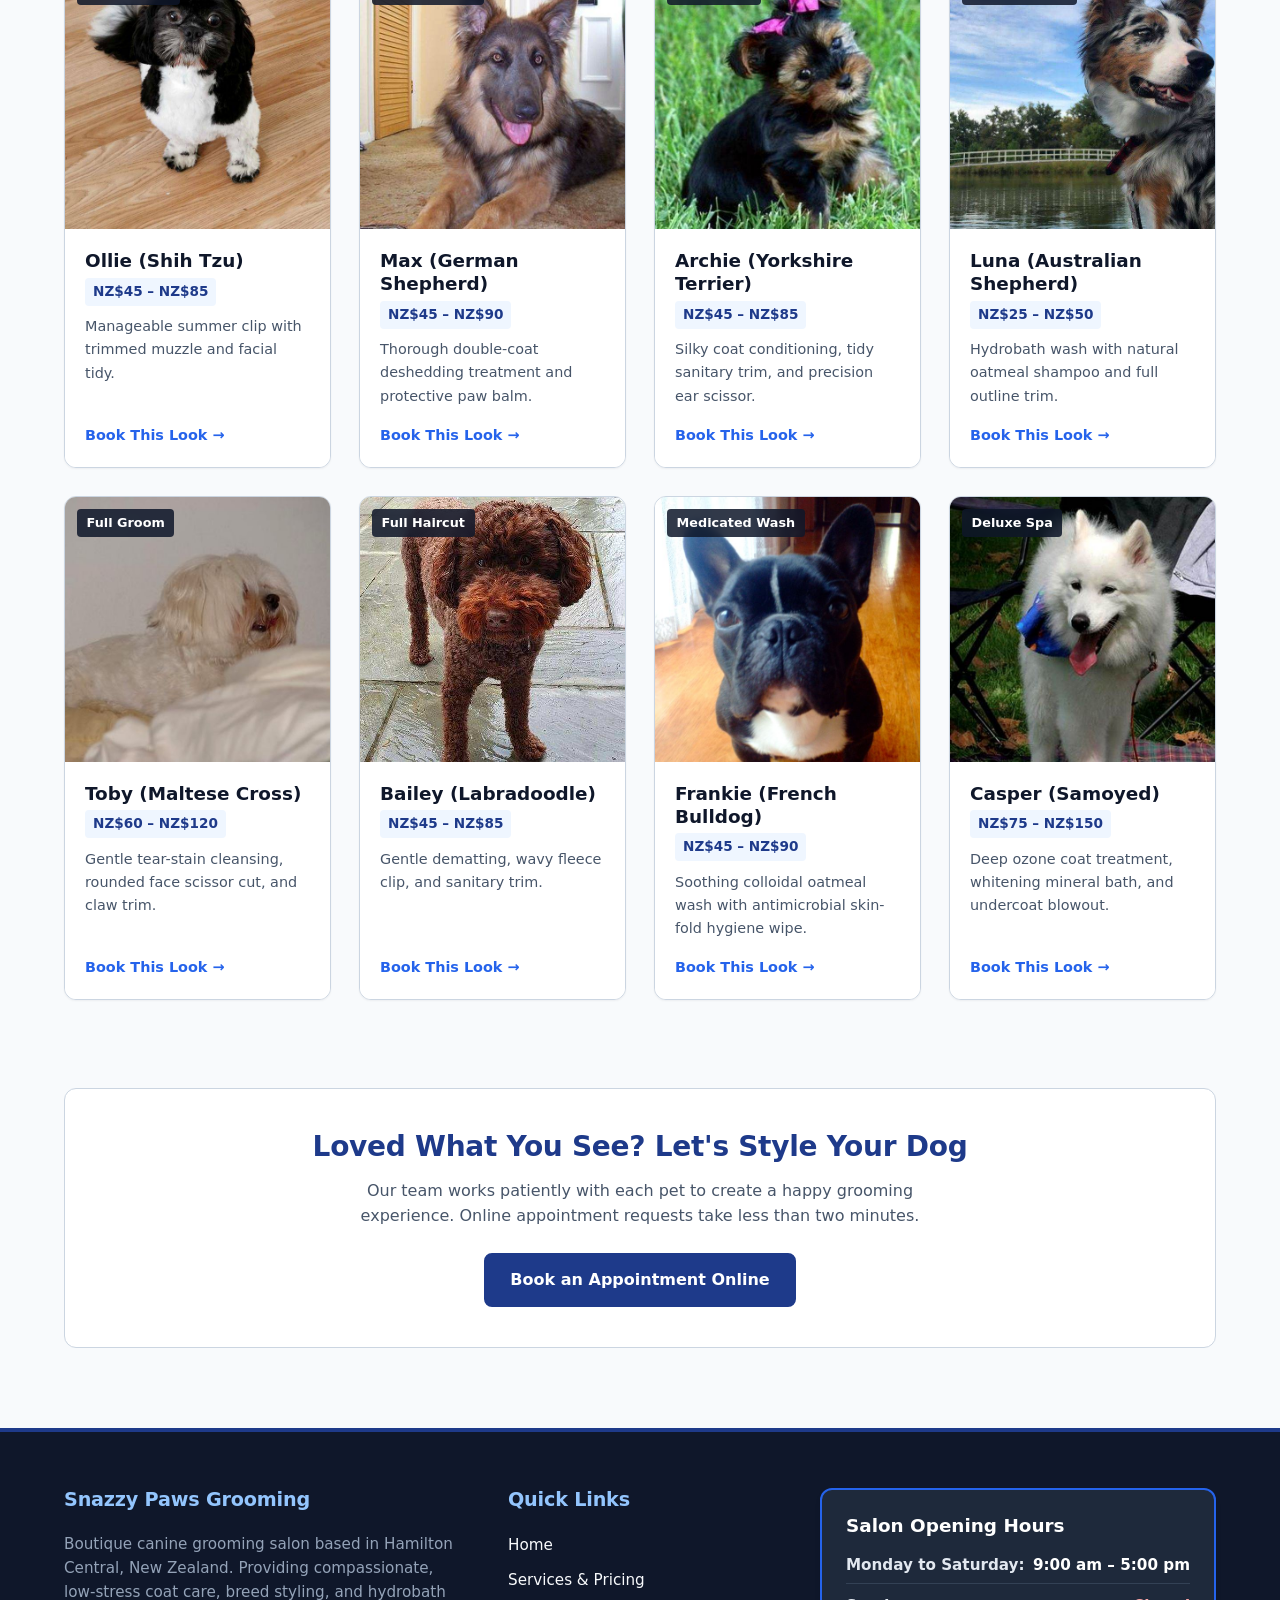
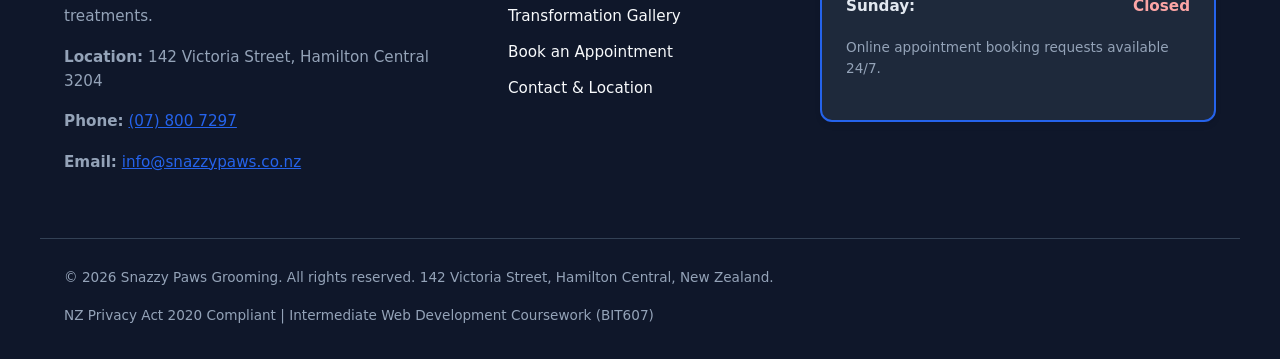
<file: gallery.html>
<!DOCTYPE html>
<html lang="en-NZ">
<head>
  <meta charset="UTF-8">
  <meta name="viewport" content="width=device-width, initial-scale=1.0">
  <title>Transformation Gallery | Snazzy Paws Grooming Hamilton</title>
  <meta name="description" content="View our 4x4 responsive portfolio gallery featuring 16 happy canine grooming transformations at Snazzy Paws Grooming in Hamilton Central, New Zealand.">
  <link rel="stylesheet" href="css/styles.min.css">
</head>
<body>
  <a href="#main-content" class="skip-link">Skip to main content</a>

  <header class="site-header">
    <div class="container nav-container">
      <a href="index.html" class="brand-wrapper">
        <img src="images/logo-snazzy-paws.svg" alt="Snazzy Paws Grooming Logo" class="brand-logo-img" width="220" height="48">
      </a>
      <nav class="main-navigation" aria-label="Main Navigation">
        <span class="brand-text">Snazzy Paws Grooming</span>
        <ul class="nav-list">
          <li class="nav-item"><a href="index.html" class="nav-link">Home</a></li>
          <li class="nav-item"><a href="services.html" class="nav-link">Services</a></li>
          <li class="nav-item"><a href="gallery.html" class="nav-link" aria-current="page">Gallery</a></li>
          <li class="nav-item"><a href="booking.html" class="nav-link">Booking</a></li>
          <li class="nav-item"><a href="contact.html" class="nav-link">Contact</a></li>
        </ul>
        <a href="booking.html" class="btn-nav-cta">Book Appointment</a>
      </nav>
    </div>
  </header>

  <main class="site-main" id="main-content">
    <div class="container">
      <div class="section-intro">
        <h1>Snazzy Paws Grooming Portfolio &amp; Transformation Gallery</h1>
        <p class="lead">Explore our portfolio of happy, freshly styled canine clients across Hamilton and the wider Waikato region. Every cut is customized to the dog's anatomy, lifestyle, and comfort using gentle, fear-free handling techniques.</p>
      </div>

      <div class="gallery-filter-bar" role="navigation" aria-label="Gallery category filters">
        <span class="filter-pill active">All Looks (16)</span>
        <span class="filter-pill">Breed Clips</span>
        <span class="filter-pill">Puppy &amp; Senior</span>
        <span class="filter-pill">Hydrobath &amp; De-Shed</span>
        <span class="filter-pill">Deluxe Spa</span>
      </div>

      <section class="section-block" aria-labelledby="showcase-heading" style="padding-top: 0;">
        <div style="text-align: center; margin-bottom: 2rem;">
          <h2 id="showcase-heading">Canine Transformation Showcase</h2>
        </div>
        <div class="gallery-grid">
        <!-- 01: Buster -->
        <figure class="gallery-card">
          <div class="gallery-image-wrapper">
            <img src="images/gallery-01.jpg" alt="Golden Retriever smiling after a warm hydrobath, blow-dry, and brush out." class="gallery-img" width="600" height="600" loading="lazy">
            <span class="gallery-card-badge">Bath &amp; Brush</span>
          </div>
          <figcaption class="gallery-caption">
            <h3>Buster (Golden Retriever)</h3>
            <span class="service-tag">NZ$25 – NZ$50</span>
            <p>Warm hydrobath, high-velocity undercoat blowout, and ear hygiene care.</p>
            <a href="booking.html" class="btn-book-look">Book This Look &rarr;</a>
          </figcaption>
        </figure>

        <!-- 02: Bella -->
        <figure class="gallery-card">
          <div class="gallery-image-wrapper">
            <img src="images/gallery-02.jpg" alt="Miniature Schnauzer showing traditional breed cut, trimmed beard, and styled brows." class="gallery-img" width="600" height="600" loading="lazy">
            <span class="gallery-card-badge">Breed Clip</span>
          </div>
          <figcaption class="gallery-caption">
            <h3>Bella (Miniature Schnauzer)</h3>
            <span class="service-tag">NZ$50 – NZ$110</span>
            <p>Traditional breed profile cut with hand-scissored beard and styled furnishings.</p>
            <a href="booking.html" class="btn-book-look">Book This Look &rarr;</a>
          </figcaption>
        </figure>

        <!-- 03: Milo -->
        <figure class="gallery-card">
          <div class="gallery-image-wrapper">
            <img src="images/gallery-03.jpg" alt="Young Cavoodle puppy after gentle first grooming bath and hygiene scissor trim." class="gallery-img" width="500" height="500" loading="lazy">
            <span class="gallery-card-badge">Puppy Care</span>
          </div>
          <figcaption class="gallery-caption">
            <h3>Milo (Cavoodle Puppy)</h3>
            <span class="service-tag">NZ$30 – NZ$60</span>
            <p>Gentle introductory sponge bath, low-noise blow dry, and sanitary tidy.</p>
            <a href="booking.html" class="btn-book-look">Book This Look &rarr;</a>
          </figcaption>
        </figure>

        <!-- 04: Coco -->
        <figure class="gallery-card">
          <div class="gallery-image-wrapper">
            <img src="images/gallery-04.jpg" alt="Miniature Poodle styled in a clean teddy bear scissor cut with rounded head." class="gallery-img" width="600" height="600" loading="lazy">
            <span class="gallery-card-badge">Full Haircut</span>
          </div>
          <figcaption class="gallery-caption">
            <h3>Coco (Miniature Poodle)</h3>
            <span class="service-tag">NZ$45 – NZ$85</span>
            <p>Teddy bear styled head, velvety hand-scissored body clip, and paw trim.</p>
            <a href="booking.html" class="btn-book-look">Book This Look &rarr;</a>
          </figcaption>
        </figure>

        <!-- 05: Teddy -->
        <figure class="gallery-card">
          <div class="gallery-image-wrapper">
            <img src="images/gallery-05.jpg" alt="Bichon Frise with bright white powder-puff styling and rounded facial contour." class="gallery-img" width="600" height="600" loading="lazy">
            <span class="gallery-card-badge">Luxury Groom</span>
          </div>
          <figcaption class="gallery-caption">
            <h3>Teddy (Bichon Frise)</h3>
            <span class="service-tag">NZ$60 – NZ$120</span>
            <p>Powder-puff rounded scissor finish with brightening coat conditioner.</p>
            <a href="booking.html" class="btn-book-look">Book This Look &rarr;</a>
          </figcaption>
        </figure>

        <!-- 06: Charlie -->
        <figure class="gallery-card">
          <div class="gallery-image-wrapper">
            <img src="images/gallery-06.jpg" alt="Cocker Spaniel with hand-scissored ear feathering and sanitary paw clip." class="gallery-img" width="600" height="600" loading="lazy">
            <span class="gallery-card-badge">Full Haircut</span>
          </div>
          <figcaption class="gallery-caption">
            <h3>Charlie (Cocker Spaniel)</h3>
            <span class="service-tag">NZ$45 – NZ$85</span>
            <p>Scissored leg feathering, silky jacket maintenance, and ear hygiene flush.</p>
            <a href="booking.html" class="btn-book-look">Book This Look &rarr;</a>
          </figcaption>
        </figure>

        <!-- 07: Daisy -->
        <figure class="gallery-card">
          <div class="gallery-image-wrapper">
            <img src="images/gallery-07.jpg" alt="Border Collie with glossy, deshed coat following high-velocity undercoat blowout." class="gallery-img" width="600" height="600" loading="lazy">
            <span class="gallery-card-badge">De-Shedding</span>
          </div>
          <figcaption class="gallery-caption">
            <h3>Daisy (Border Collie)</h3>
            <span class="service-tag">NZ$45 – NZ$90</span>
            <p>Intensive undercoat blowout, rake treatment, and conditioning rinse.</p>
            <a href="booking.html" class="btn-book-look">Book This Look &rarr;</a>
          </figcaption>
        </figure>

        <!-- 08: Barnaby -->
        <figure class="gallery-card">
          <div class="gallery-image-wrapper">
            <img src="images/gallery-08.jpg" alt="Senior Labrador resting comfortably on orthopaedic mat following warm hydrobath." class="gallery-img" width="600" height="600" loading="lazy">
            <span class="gallery-card-badge">Senior Care</span>
          </div>
          <figcaption class="gallery-caption">
            <h3>Barnaby (Senior Labrador)</h3>
            <span class="service-tag">NZ$40 – NZ$80</span>
            <p>Warm hydrotherapy wash, orthopaedic mat resting, and gentle nail grind.</p>
            <a href="booking.html" class="btn-book-look">Book This Look &rarr;</a>
          </figcaption>
        </figure>

        <!-- 09: Ollie -->
        <figure class="gallery-card">
          <div class="gallery-image-wrapper">
            <img src="images/gallery-09.jpg" alt="Shih Tzu featuring a neat summer body clip and combed topknot." class="gallery-img" width="600" height="600" loading="lazy">
            <span class="gallery-card-badge">Full Haircut</span>
          </div>
          <figcaption class="gallery-caption">
            <h3>Ollie (Shih Tzu)</h3>
            <span class="service-tag">NZ$45 – NZ$85</span>
            <p>Manageable summer clip with trimmed muzzle and facial tidy.</p>
            <a href="booking.html" class="btn-book-look">Book This Look &rarr;</a>
          </figcaption>
        </figure>

        <!-- 10: Max -->
        <figure class="gallery-card">
          <div class="gallery-image-wrapper">
            <img src="images/gallery-10.jpg" alt="German Shepherd with de-shedded double coat and trimmed claws standing proudly." class="gallery-img" width="600" height="600" loading="lazy">
            <span class="gallery-card-badge">De-Shedding</span>
          </div>
          <figcaption class="gallery-caption">
            <h3>Max (German Shepherd)</h3>
            <span class="service-tag">NZ$45 – NZ$90</span>
            <p>Thorough double-coat deshedding treatment and protective paw balm.</p>
            <a href="booking.html" class="btn-book-look">Book This Look &rarr;</a>
          </figcaption>
        </figure>

        <!-- 11: Archie -->
        <figure class="gallery-card">
          <div class="gallery-image-wrapper">
            <img src="images/gallery-11.jpg" alt="Yorkshire Terrier with silky trimmed coat and neat facial scissor finish." class="gallery-img" width="600" height="600" loading="lazy">
            <span class="gallery-card-badge">Breed Clip</span>
          </div>
          <figcaption class="gallery-caption">
            <h3>Archie (Yorkshire Terrier)</h3>
            <span class="service-tag">NZ$45 – NZ$85</span>
            <p>Silky coat conditioning, tidy sanitary trim, and precision ear scissor.</p>
            <a href="booking.html" class="btn-book-look">Book This Look &rarr;</a>
          </figcaption>
        </figure>

        <!-- 12: Luna -->
        <figure class="gallery-card">
          <div class="gallery-image-wrapper">
            <img src="images/gallery-12.jpg" alt="Australian Shepherd with fluffy merle coat after thorough deshedding and brush out." class="gallery-img" width="600" height="600" loading="lazy">
            <span class="gallery-card-badge">Bath &amp; Brush</span>
          </div>
          <figcaption class="gallery-caption">
            <h3>Luna (Australian Shepherd)</h3>
            <span class="service-tag">NZ$25 – NZ$50</span>
            <p>Hydrobath wash with natural oatmeal shampoo and full outline trim.</p>
            <a href="booking.html" class="btn-book-look">Book This Look &rarr;</a>
          </figcaption>
        </figure>

        <!-- 13: Toby -->
        <figure class="gallery-card">
          <div class="gallery-image-wrapper">
            <img src="images/gallery-13.jpg" alt="Clean white Maltese cross with trimmed paws, cleaned tear stains, and neat coat." class="gallery-img" width="600" height="600" loading="lazy">
            <span class="gallery-card-badge">Full Groom</span>
          </div>
          <figcaption class="gallery-caption">
            <h3>Toby (Maltese Cross)</h3>
            <span class="service-tag">NZ$60 – NZ$120</span>
            <p>Gentle tear-stain cleansing, rounded face scissor cut, and claw trim.</p>
            <a href="booking.html" class="btn-book-look">Book This Look &rarr;</a>
          </figcaption>
        </figure>

        <!-- 14: Bailey -->
        <figure class="gallery-card">
          <div class="gallery-image-wrapper">
            <img src="images/gallery-14.jpg" alt="Medium Labradoodle with de-matted fleece coat styled into a natural wavy cut." class="gallery-img" width="500" height="500" loading="lazy">
            <span class="gallery-card-badge">Full Haircut</span>
          </div>
          <figcaption class="gallery-caption">
            <h3>Bailey (Labradoodle)</h3>
            <span class="service-tag">NZ$45 – NZ$85</span>
            <p>Gentle dematting, wavy fleece clip, and sanitary trim.</p>
            <a href="booking.html" class="btn-book-look">Book This Look &rarr;</a>
          </figcaption>
        </figure>

        <!-- 15: Frankie -->
        <figure class="gallery-card">
          <div class="gallery-image-wrapper">
            <img src="images/gallery-15.jpg" alt="French Bulldog with clean facial skin folds following soothing oatmeal wash." class="gallery-img" width="600" height="600" loading="lazy">
            <span class="gallery-card-badge">Medicated Wash</span>
          </div>
          <figcaption class="gallery-caption">
            <h3>Frankie (French Bulldog)</h3>
            <span class="service-tag">NZ$45 – NZ$90</span>
            <p>Soothing colloidal oatmeal wash with antimicrobial skin-fold hygiene wipe.</p>
            <a href="booking.html" class="btn-book-look">Book This Look &rarr;</a>
          </figcaption>
        </figure>

        <!-- 16: Casper -->
        <figure class="gallery-card">
          <div class="gallery-image-wrapper">
            <img src="images/gallery-16.jpg" alt="Fluffy pure white Samoyed after extensive blowout, brushing, and coat whitening." class="gallery-img" width="600" height="600" loading="lazy">
            <span class="gallery-card-badge">Deluxe Spa</span>
          </div>
          <figcaption class="gallery-caption">
            <h3>Casper (Samoyed)</h3>
            <span class="service-tag">NZ$75 – NZ$150</span>
            <p>Deep ozone coat treatment, whitening mineral bath, and undercoat blowout.</p>
            <a href="booking.html" class="btn-book-look">Book This Look &rarr;</a>
          </figcaption>
        </figure>
        </div>
      </section>

      <section class="section-block" style="background-color: var(--color-surface-white); border: 1px solid var(--color-border-subtle); border-radius: var(--border-radius-lg); text-align: center; padding: 2.5rem; margin-bottom: 2rem;">
        <h2>Loved What You See? Let's Style Your Dog</h2>
        <p style="max-width: 600px; margin: 0 auto 1.5rem; color: var(--color-text-muted);">Our team works patiently with each pet to create a happy grooming experience. Online appointment requests take less than two minutes.</p>
        <a href="booking.html" class="btn btn-primary">Book an Appointment Online</a>
      </section>
    </div>
  </main>

  <footer class="site-footer">
    <div class="container footer-grid">
      <div class="footer-col">
        <h3>Snazzy Paws Grooming</h3>
        <p>Boutique canine grooming salon based in Hamilton Central, New Zealand. Providing compassionate, low-stress coat care, breed styling, and hydrobath treatments.</p>
        <p><strong>Location:</strong> 142 Victoria Street, Hamilton Central 3204</p>
        <p><strong>Phone:</strong> <a href="tel:078007297">(07) 800 7297</a></p>
        <p><strong>Email:</strong> <a href="mailto:info@snazzypaws.co.nz">info@snazzypaws.co.nz</a></p>
      </div>
      <div class="footer-col">
        <h3>Quick Links</h3>
        <ul class="footer-links-list">
          <li><a href="index.html">Home</a></li>
          <li><a href="services.html">Services &amp; Pricing</a></li>
          <li><a href="gallery.html">Transformation Gallery</a></li>
          <li><a href="booking.html">Book an Appointment</a></li>
          <li><a href="contact.html">Contact &amp; Location</a></li>
        </ul>
      </div>
      <div class="footer-col">
        <div class="opening-hours-card">
          <h4>Salon Opening Hours</h4>
          <ul class="opening-hours-list">
            <li class="opening-hours-row"><span class="opening-hours-day">Monday to Saturday:</span> <span class="opening-hours-time">9:00 am – 5:00 pm</span></li>
            <li class="opening-hours-row closed"><span class="opening-hours-day">Sunday:</span> <span class="opening-hours-time">Closed</span></li>
          </ul>
          <p style="margin-top: 0.75rem; font-size: 0.85rem; color: #94a3b8;">Online appointment booking requests available 24/7.</p>
        </div>
      </div>
    </div>
    <div class="container footer-bottom-bar">
      <p>&copy; 2026 Snazzy Paws Grooming. All rights reserved. 142 Victoria Street, Hamilton Central, New Zealand.</p>
      <p>NZ Privacy Act 2020 Compliant | Intermediate Web Development Coursework (BIT607)</p>
    </div>
  </footer>
</body>
</html>
</file>
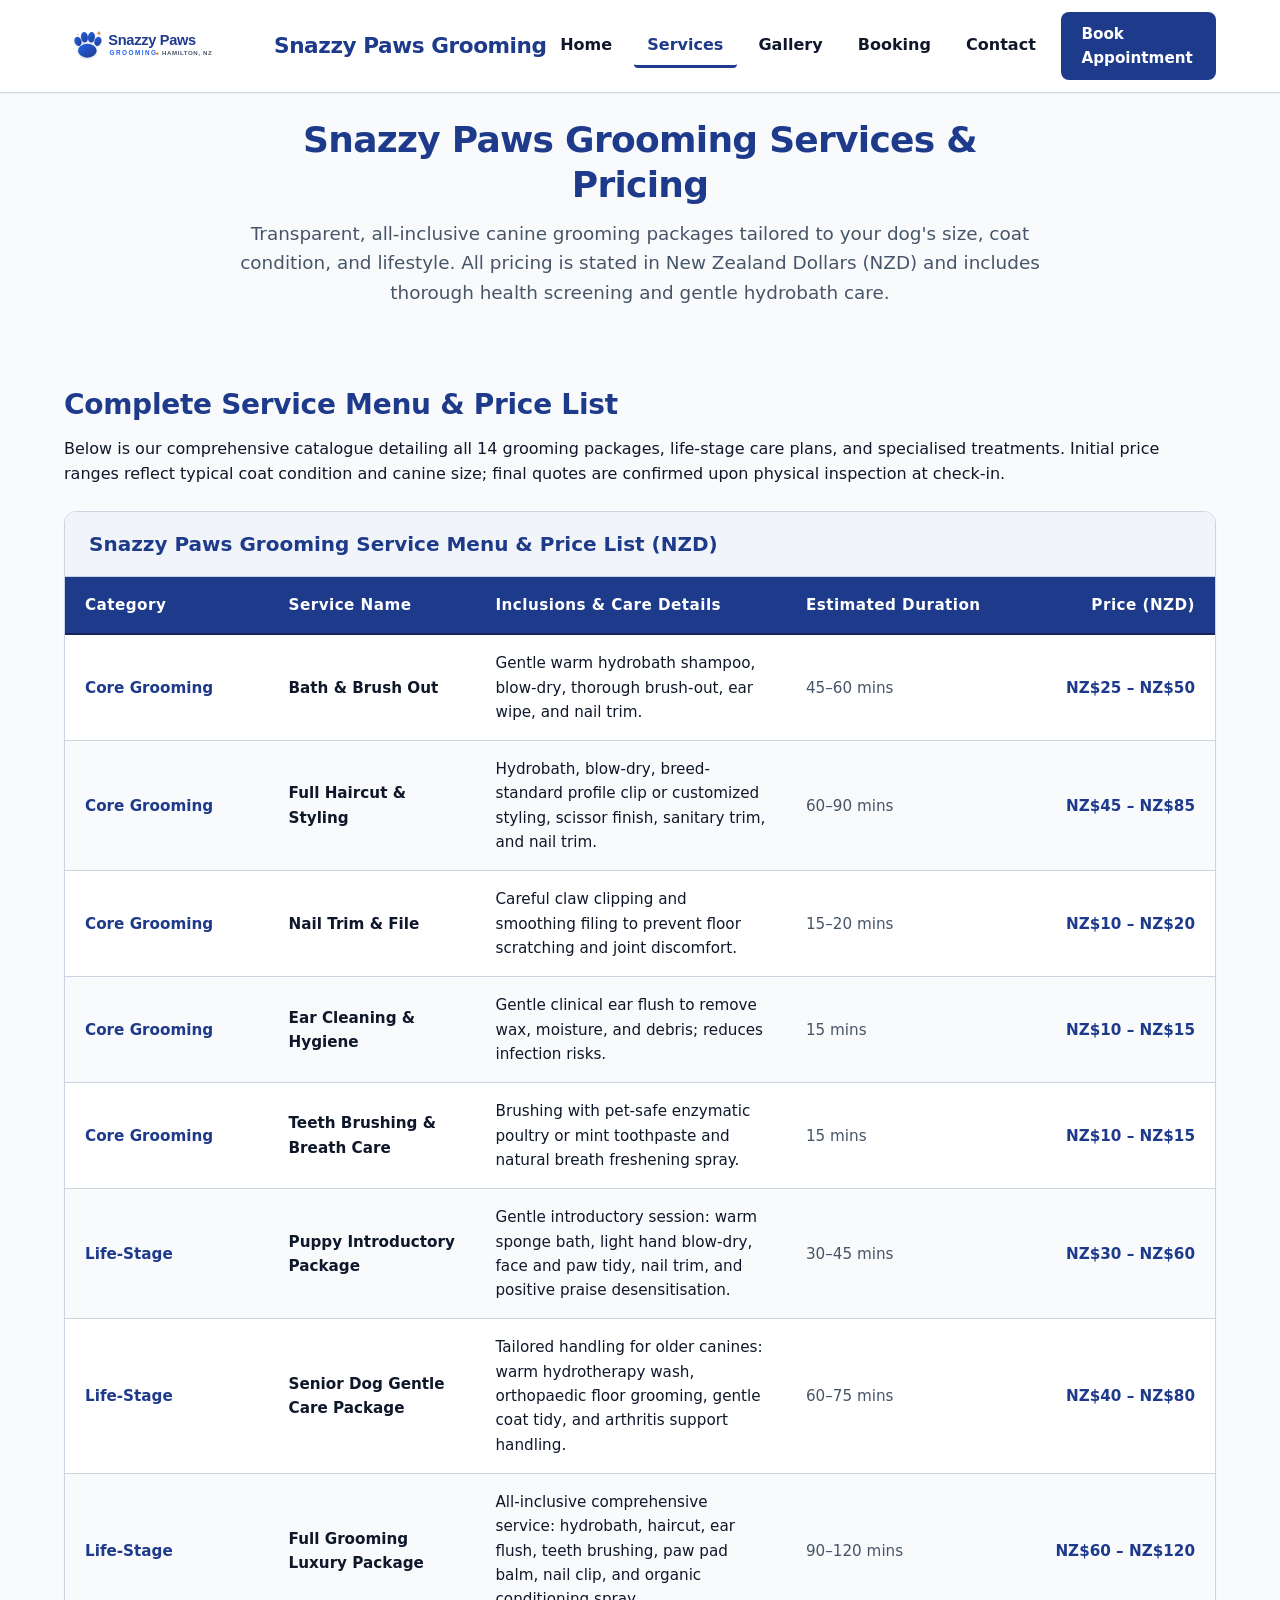
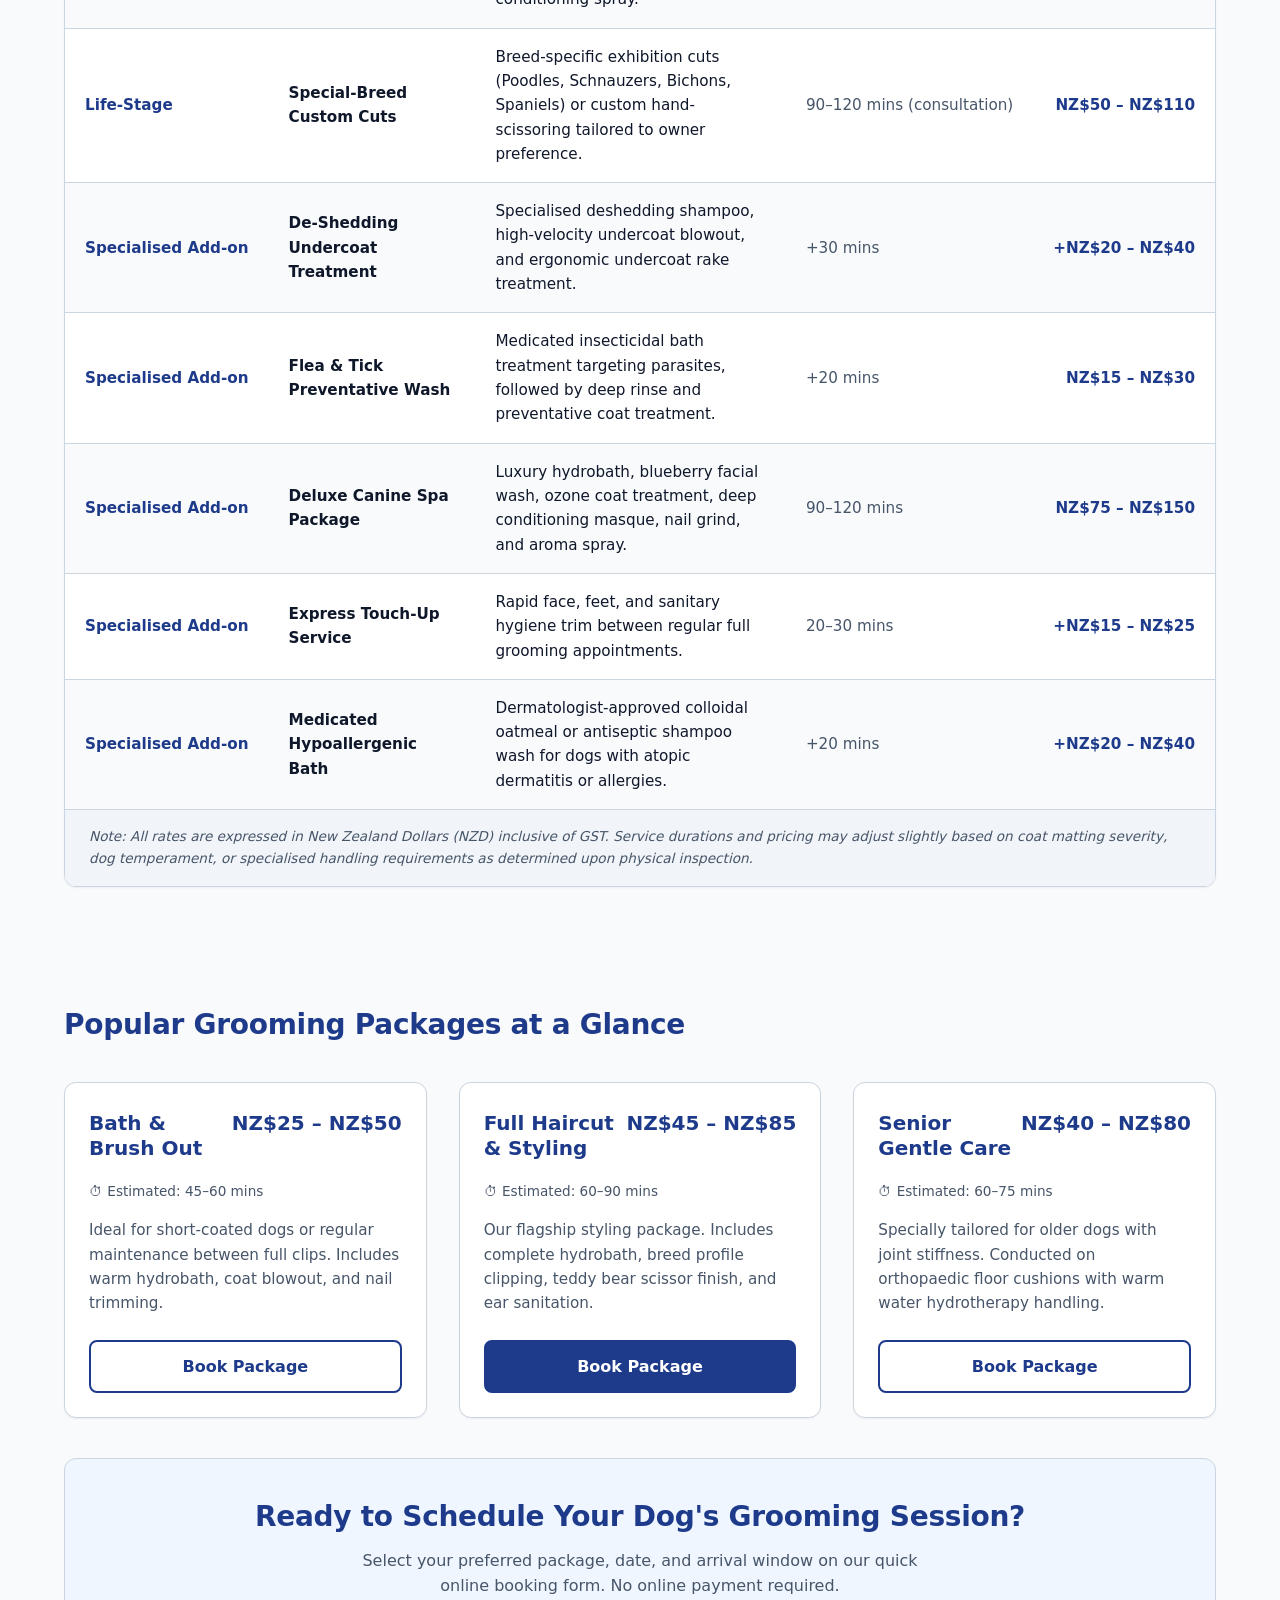
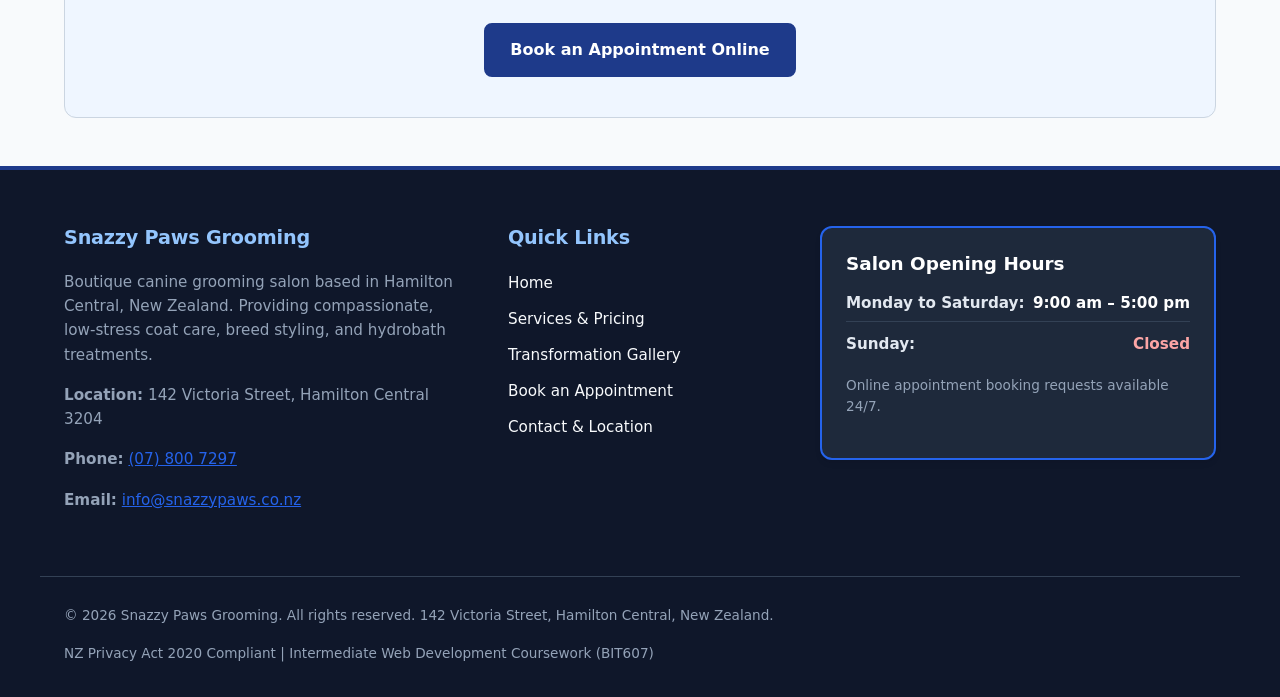
<file: services.html>
<!DOCTYPE html>
<html lang="en-NZ">
<head>
  <meta charset="UTF-8">
  <meta name="viewport" content="width=device-width, initial-scale=1.0">
  <title>Services &amp; Pricing | Snazzy Paws Grooming Hamilton</title>
  <meta name="description" content="Explore our full menu of 14 canine grooming packages and treatments at Snazzy Paws Grooming in Hamilton, NZ. Transparent pricing in NZD with warm hydrobath care.">
  <link rel="stylesheet" href="css/styles.min.css">
</head>
<body>
  <a href="#main-content" class="skip-link">Skip to main content</a>

  <header class="site-header">
    <div class="container nav-container">
      <a href="index.html" class="brand-wrapper">
        <img src="images/logo-snazzy-paws.svg" alt="Snazzy Paws Grooming Logo" class="brand-logo-img" width="220" height="48">
      </a>
      <nav class="main-navigation" aria-label="Main Navigation">
        <span class="brand-text">Snazzy Paws Grooming</span>
        <ul class="nav-list">
          <li class="nav-item"><a href="index.html" class="nav-link">Home</a></li>
          <li class="nav-item"><a href="services.html" class="nav-link" aria-current="page">Services</a></li>
          <li class="nav-item"><a href="gallery.html" class="nav-link">Gallery</a></li>
          <li class="nav-item"><a href="booking.html" class="nav-link">Booking</a></li>
          <li class="nav-item"><a href="contact.html" class="nav-link">Contact</a></li>
        </ul>
        <a href="booking.html" class="btn-nav-cta">Book Appointment</a>
      </nav>
    </div>
  </header>

  <main class="site-main" id="main-content">
    <div class="container">
      <div class="section-intro">
        <h1>Snazzy Paws Grooming Services &amp; Pricing</h1>
        <p class="lead">Transparent, all-inclusive canine grooming packages tailored to your dog's size, coat condition, and lifestyle. All pricing is stated in New Zealand Dollars (NZD) and includes thorough health screening and gentle hydrobath care.</p>
      </div>

      <section class="section-block" aria-labelledby="menu-heading">
        <h2 id="menu-heading">Complete Service Menu &amp; Price List</h2>
        <p>Below is our comprehensive catalogue detailing all 14 grooming packages, life-stage care plans, and specialised treatments. Initial price ranges reflect typical coat condition and canine size; final quotes are confirmed upon physical inspection at check-in.</p>

        <div class="services-table-wrapper">
          <table class="services-table">
            <caption>Snazzy Paws Grooming Service Menu &amp; Price List (NZD)</caption>
            <colgroup>
              <col style="width: 16%;">
              <col style="width: 24%;">
              <col style="width: 34%;">
              <col style="width: 14%;">
              <col style="width: 12%;">
            </colgroup>
            <thead>
              <tr>
                <th scope="col">Category</th>
                <th scope="col">Service Name</th>
                <th scope="col">Inclusions &amp; Care Details</th>
                <th scope="col">Estimated Duration</th>
                <th scope="col" class="text-right">Price (NZD)</th>
              </tr>
            </thead>
            <tbody>
              <tr>
                <td class="service-category-cell">Core Grooming</td>
                <th scope="row" class="service-name-cell">Bath &amp; Brush Out</th>
                <td>Gentle warm hydrobath shampoo, blow-dry, thorough brush-out, ear wipe, and nail trim.</td>
                <td class="duration-cell">45–60 mins</td>
                <td class="price-cell">NZ$25 – NZ$50</td>
              </tr>
              <tr>
                <td class="service-category-cell">Core Grooming</td>
                <th scope="row" class="service-name-cell">Full Haircut &amp; Styling</th>
                <td>Hydrobath, blow-dry, breed-standard profile clip or customized styling, scissor finish, sanitary trim, and nail trim.</td>
                <td class="duration-cell">60–90 mins</td>
                <td class="price-cell">NZ$45 – NZ$85</td>
              </tr>
              <tr>
                <td class="service-category-cell">Core Grooming</td>
                <th scope="row" class="service-name-cell">Nail Trim &amp; File</th>
                <td>Careful claw clipping and smoothing filing to prevent floor scratching and joint discomfort.</td>
                <td class="duration-cell">15–20 mins</td>
                <td class="price-cell">NZ$10 – NZ$20</td>
              </tr>
              <tr>
                <td class="service-category-cell">Core Grooming</td>
                <th scope="row" class="service-name-cell">Ear Cleaning &amp; Hygiene</th>
                <td>Gentle clinical ear flush to remove wax, moisture, and debris; reduces infection risks.</td>
                <td class="duration-cell">15 mins</td>
                <td class="price-cell">NZ$10 – NZ$15</td>
              </tr>
              <tr>
                <td class="service-category-cell">Core Grooming</td>
                <th scope="row" class="service-name-cell">Teeth Brushing &amp; Breath Care</th>
                <td>Brushing with pet-safe enzymatic poultry or mint toothpaste and natural breath freshening spray.</td>
                <td class="duration-cell">15 mins</td>
                <td class="price-cell">NZ$10 – NZ$15</td>
              </tr>
              <tr>
                <td class="service-category-cell">Life-Stage</td>
                <th scope="row" class="service-name-cell">Puppy Introductory Package</th>
                <td>Gentle introductory session: warm sponge bath, light hand blow-dry, face and paw tidy, nail trim, and positive praise desensitisation.</td>
                <td class="duration-cell">30–45 mins</td>
                <td class="price-cell">NZ$30 – NZ$60</td>
              </tr>
              <tr>
                <td class="service-category-cell">Life-Stage</td>
                <th scope="row" class="service-name-cell">Senior Dog Gentle Care Package</th>
                <td>Tailored handling for older canines: warm hydrotherapy wash, orthopaedic floor grooming, gentle coat tidy, and arthritis support handling.</td>
                <td class="duration-cell">60–75 mins</td>
                <td class="price-cell">NZ$40 – NZ$80</td>
              </tr>
              <tr>
                <td class="service-category-cell">Life-Stage</td>
                <th scope="row" class="service-name-cell">Full Grooming Luxury Package</th>
                <td>All-inclusive comprehensive service: hydrobath, haircut, ear flush, teeth brushing, paw pad balm, nail clip, and organic conditioning spray.</td>
                <td class="duration-cell">90–120 mins</td>
                <td class="price-cell">NZ$60 – NZ$120</td>
              </tr>
              <tr>
                <td class="service-category-cell">Life-Stage</td>
                <th scope="row" class="service-name-cell">Special-Breed Custom Cuts</th>
                <td>Breed-specific exhibition cuts (Poodles, Schnauzers, Bichons, Spaniels) or custom hand-scissoring tailored to owner preference.</td>
                <td class="duration-cell">90–120 mins (consultation)</td>
                <td class="price-cell">NZ$50 – NZ$110</td>
              </tr>
              <tr>
                <td class="service-category-cell">Specialised Add-on</td>
                <th scope="row" class="service-name-cell">De-Shedding Undercoat Treatment</th>
                <td>Specialised deshedding shampoo, high-velocity undercoat blowout, and ergonomic undercoat rake treatment.</td>
                <td class="duration-cell">+30 mins</td>
                <td class="price-cell">+NZ$20 – NZ$40</td>
              </tr>
              <tr>
                <td class="service-category-cell">Specialised Add-on</td>
                <th scope="row" class="service-name-cell">Flea &amp; Tick Preventative Wash</th>
                <td>Medicated insecticidal bath treatment targeting parasites, followed by deep rinse and preventative coat treatment.</td>
                <td class="duration-cell">+20 mins</td>
                <td class="price-cell">NZ$15 – NZ$30</td>
              </tr>
              <tr>
                <td class="service-category-cell">Specialised Add-on</td>
                <th scope="row" class="service-name-cell">Deluxe Canine Spa Package</th>
                <td>Luxury hydrobath, blueberry facial wash, ozone coat treatment, deep conditioning masque, nail grind, and aroma spray.</td>
                <td class="duration-cell">90–120 mins</td>
                <td class="price-cell">NZ$75 – NZ$150</td>
              </tr>
              <tr>
                <td class="service-category-cell">Specialised Add-on</td>
                <th scope="row" class="service-name-cell">Express Touch-Up Service</th>
                <td>Rapid face, feet, and sanitary hygiene trim between regular full grooming appointments.</td>
                <td class="duration-cell">20–30 mins</td>
                <td class="price-cell">+NZ$15 – NZ$25</td>
              </tr>
              <tr>
                <td class="service-category-cell">Specialised Add-on</td>
                <th scope="row" class="service-name-cell">Medicated Hypoallergenic Bath</th>
                <td>Dermatologist-approved colloidal oatmeal or antiseptic shampoo wash for dogs with atopic dermatitis or allergies.</td>
                <td class="duration-cell">+20 mins</td>
                <td class="price-cell">+NZ$20 – NZ$40</td>
              </tr>
            </tbody>
            <tfoot>
              <tr>
                <td colspan="5">Note: All rates are expressed in New Zealand Dollars (NZD) inclusive of GST. Service durations and pricing may adjust slightly based on coat matting severity, dog temperament, or specialised handling requirements as determined upon physical inspection.</td>
              </tr>
            </tfoot>
          </table>
        </div>
      </section>

      <section class="section-block" aria-labelledby="featured-packages-heading">
        <h2 id="featured-packages-heading">Popular Grooming Packages at a Glance</h2>
        <div class="service-cards-grid">
          <div class="service-package-card">
            <div class="service-card-body">
              <div class="service-card-header">
                <h3>Bath &amp; Brush Out</h3>
                <span class="service-price-tag">NZ$25 – NZ$50</span>
              </div>
              <p class="service-duration-tag">⏱ Estimated: 45–60 mins</p>
              <p class="service-card-desc">Ideal for short-coated dogs or regular maintenance between full clips. Includes warm hydrobath, coat blowout, and nail trimming.</p>
              <a href="booking.html" class="btn btn-secondary">Book Package</a>
            </div>
          </div>

          <div class="service-package-card">
            <div class="service-card-body">
              <div class="service-card-header">
                <h3>Full Haircut &amp; Styling</h3>
                <span class="service-price-tag">NZ$45 – NZ$85</span>
              </div>
              <p class="service-duration-tag">⏱ Estimated: 60–90 mins</p>
              <p class="service-card-desc">Our flagship styling package. Includes complete hydrobath, breed profile clipping, teddy bear scissor finish, and ear sanitation.</p>
              <a href="booking.html" class="btn btn-primary">Book Package</a>
            </div>
          </div>

          <div class="service-package-card">
            <div class="service-card-body">
              <div class="service-card-header">
                <h3>Senior Gentle Care</h3>
                <span class="service-price-tag">NZ$40 – NZ$80</span>
              </div>
              <p class="service-duration-tag">⏱ Estimated: 60–75 mins</p>
              <p class="service-card-desc">Specially tailored for older dogs with joint stiffness. Conducted on orthopaedic floor cushions with warm water hydrotherapy handling.</p>
              <a href="booking.html" class="btn btn-secondary">Book Package</a>
            </div>
          </div>
        </div>
      </section>

      <section class="section-block" style="background-color: var(--color-interactive-blue-tint); border: 1px solid var(--color-border-subtle); border-radius: var(--border-radius-lg); text-align: center; padding: 2.5rem;">
        <h2>Ready to Schedule Your Dog's Grooming Session?</h2>
        <p style="max-width: 600px; margin: 0 auto 1.5rem; color: var(--color-text-muted);">Select your preferred package, date, and arrival window on our quick online booking form. No online payment required.</p>
        <a href="booking.html" class="btn btn-primary">Book an Appointment Online</a>
      </section>
    </div>
  </main>

  <footer class="site-footer">
    <div class="container footer-grid">
      <div class="footer-col">
        <h3>Snazzy Paws Grooming</h3>
        <p>Boutique canine grooming salon based in Hamilton Central, New Zealand. Providing compassionate, low-stress coat care, breed styling, and hydrobath treatments.</p>
        <p><strong>Location:</strong> 142 Victoria Street, Hamilton Central 3204</p>
        <p><strong>Phone:</strong> <a href="tel:078007297">(07) 800 7297</a></p>
        <p><strong>Email:</strong> <a href="mailto:info@snazzypaws.co.nz">info@snazzypaws.co.nz</a></p>
      </div>
      <div class="footer-col">
        <h3>Quick Links</h3>
        <ul class="footer-links-list">
          <li><a href="index.html">Home</a></li>
          <li><a href="services.html">Services &amp; Pricing</a></li>
          <li><a href="gallery.html">Transformation Gallery</a></li>
          <li><a href="booking.html">Book an Appointment</a></li>
          <li><a href="contact.html">Contact &amp; Location</a></li>
        </ul>
      </div>
      <div class="footer-col">
        <div class="opening-hours-card">
          <h4>Salon Opening Hours</h4>
          <ul class="opening-hours-list">
            <li class="opening-hours-row"><span class="opening-hours-day">Monday to Saturday:</span> <span class="opening-hours-time">9:00 am – 5:00 pm</span></li>
            <li class="opening-hours-row closed"><span class="opening-hours-day">Sunday:</span> <span class="opening-hours-time">Closed</span></li>
          </ul>
          <p style="margin-top: 0.75rem; font-size: 0.85rem; color: #94a3b8;">Online appointment booking requests available 24/7.</p>
        </div>
      </div>
    </div>
    <div class="container footer-bottom-bar">
      <p>&copy; 2026 Snazzy Paws Grooming. All rights reserved. 142 Victoria Street, Hamilton Central, New Zealand.</p>
      <p>NZ Privacy Act 2020 Compliant | Intermediate Web Development Coursework (BIT607)</p>
    </div>
  </footer>
</body>
</html>
</file>
<file: css/styles.min.css>
:root{--color-primary-navy:#1e3a8a;--color-primary-navy-hover:#1e40af;--color-primary-navy-dark:#172554;--color-interactive-blue:#2563eb;--color-interactive-blue-hover:#1d4ed8;--color-interactive-blue-tint:#eff6ff;--color-bg-canvas:#f8fafc;--color-surface-white:#ffffff;--color-surface-subtle:#f1f5f9;--color-border-subtle:#cbd5e1;--color-border-medium:#94a3b8;--color-text-main:#0f172a;--color-text-muted:#475569;--color-text-white:#ffffff;--color-text-light:#f8fafc;--color-alert-amber-bg:#fef3c7;--color-alert-amber-border:#fde68a;--color-alert-amber-text:#92400e;--color-success-bg:#ecfdf5;--color-success-border:#a7f3d0;--color-success-text:#065f46;--color-footer-bg:#0f172a;--color-footer-card-bg:#1e293b;--color-footer-border:#334155;--color-footer-text:#f8fafc;--color-footer-muted:#94a3b8;--color-focus-ring:#2563eb;--color-accent-amber:#d97706;--font-stack:system-ui,-apple-system,BlinkMacSystemFont,"Segoe UI",Roboto,"Helvetica Neue",Arial,sans-serif;--font-base-size:16px;--line-height-body:1.6;--line-height-heading:1.25;--shadow-sm:0 1px 2px 0 rgba(15,23,42,0.05);--shadow-md:0 4px 6px -1px rgba(15,23,42,0.1),0 2px 4px -2px rgba(15,23,42,0.06);--shadow-lg:0 10px 15px -3px rgba(15,23,42,0.1),0 4px 6px -4px rgba(15,23,42,0.05);--max-content-width:1200px;--site-header-height:80px;--border-radius-sm:4px;--border-radius-md:8px;--border-radius-lg:12px;--transition-fast:0.15s ease;--transition-normal:0.25s ease}*,*::before,*::after{box-sizing:border-box;margin:0;padding:0}html{font-size:16px;scroll-behavior:smooth;background-color:var(--color-bg-canvas);color:var(--color-text-main)}body{font-family:var(--font-stack);font-size:1rem;line-height:var(--line-height-body);background-color:var(--color-bg-canvas);color:var(--color-text-main);min-height:100vh;display:flex;flex-direction:column}img,picture,svg{display:block;max-width:100%;height:auto}input,button,textarea,select{font:inherit;color:inherit}a{color:var(--color-interactive-blue);background-color:transparent;text-decoration:underline;transition:color var(--transition-fast)}a:hover{color:var(--color-interactive-blue-hover);background-color:transparent}:focus-visible{outline:3px solid var(--color-focus-ring);outline-offset:2px}.skip-link{position:absolute;top:-100px;left:1rem;z-index:1000;padding:0.75rem 1.25rem;background-color:var(--color-primary-navy);color:var(--color-text-white);font-weight:700;border-radius:var(--border-radius-md);text-decoration:none;box-shadow:var(--shadow-lg);transition:top var(--transition-fast)}.skip-link:focus{top:1rem}h1,h2,h3,h4{color:var(--color-primary-navy);background-color:transparent;font-weight:700;line-height:var(--line-height-heading)}h1{font-size:2.25rem;margin-bottom:1rem;letter-spacing:-0.02em}h2{font-size:1.75rem;margin-bottom:0.85rem;letter-spacing:-0.01em}h3{font-size:1.25rem;margin-bottom:0.5rem}h4{font-size:1.1rem;margin-bottom:0.5rem}p{margin-bottom:1rem;color:var(--color-text-main);background-color:transparent}p.lead{font-size:1.15rem;line-height:1.6;color:var(--color-text-muted);background-color:transparent;margin-bottom:1.5rem}.container{width:100%;max-width:var(--max-content-width);margin-left:auto;margin-right:auto;padding-left:1.5rem;padding-right:1.5rem}.site-main{flex:1 0 auto;padding-top:1.5rem;padding-bottom:3rem;background-color:transparent}.section-block{padding-top:2.5rem;padding-bottom:2.5rem;background-color:transparent}.section-intro{text-align:center;max-width:800px;margin-left:auto;margin-right:auto;margin-bottom:2.5rem;background-color:transparent}.section-intro h1,.section-intro h2{margin-bottom:0.75rem}.site-header{background-color:var(--color-surface-white);color:var(--color-text-main);border-bottom:1px solid var(--color-border-subtle);box-shadow:var(--shadow-sm);position:sticky;top:0;z-index:50;width:100%}.nav-container{display:flex;align-items:center;justify-content:space-between;min-height:var(--site-header-height);padding-top:0.75rem;padding-bottom:0.75rem;background-color:transparent}.brand-wrapper{display:flex;align-items:center;gap:0.75rem;text-decoration:none;background-color:transparent}.brand-logo-img{width:220px;height:48px;display:block}.brand-text{font-size:1.35rem;font-weight:800;color:var(--color-primary-navy);background-color:transparent;letter-spacing:-0.02em;white-space:nowrap}.main-navigation{display:flex;align-items:center;background-color:transparent}.nav-list{display:flex;align-items:center;gap:0.5rem;list-style:none;background-color:transparent}.nav-item{background-color:transparent}.nav-link{display:inline-flex;align-items:center;justify-content:center;min-height:44px;padding:0.5rem 0.85rem;font-size:1rem;font-weight:600;color:var(--color-text-main);background-color:transparent;text-decoration:none;border-radius:var(--border-radius-sm);border-bottom:3px solid transparent;transition:color var(--transition-fast),border-color var(--transition-fast),background-color var(--transition-fast)}.nav-link:hover{color:var(--color-interactive-blue);background-color:var(--color-interactive-blue-tint)}.nav-link.active,.nav-link[aria-current="page"]{color:var(--color-primary-navy);background-color:transparent;border-bottom-color:var(--color-primary-navy)}.btn-nav-cta{display:inline-flex;align-items:center;justify-content:center;min-height:44px;padding:0.6rem 1.25rem;font-size:0.95rem;font-weight:700;color:var(--color-text-white);background-color:var(--color-primary-navy);text-decoration:none;border-radius:var(--border-radius-md);margin-left:0.75rem;transition:background-color var(--transition-fast),transform var(--transition-fast)}.btn-nav-cta:hover{color:var(--color-text-white);background-color:var(--color-primary-navy-hover)}.btn{display:inline-flex;align-items:center;justify-content:center;min-height:48px;padding:0.75rem 1.5rem;font-size:1rem;font-weight:700;text-align:center;text-decoration:none;border-radius:var(--border-radius-md);border:2px solid transparent;cursor:pointer;transition:background-color var(--transition-fast),color var(--transition-fast),border-color var(--transition-fast),box-shadow var(--transition-fast)}.btn-primary{background-color:var(--color-primary-navy);color:var(--color-text-white);border-color:var(--color-primary-navy)}.btn-primary:hover{background-color:var(--color-primary-navy-hover);color:var(--color-text-white);border-color:var(--color-primary-navy-hover);box-shadow:var(--shadow-md)}.btn-secondary{background-color:var(--color-surface-white);color:var(--color-primary-navy);border-color:var(--color-primary-navy)}.btn-secondary:hover{background-color:var(--color-interactive-blue-tint);color:var(--color-primary-navy-hover);border-color:var(--color-primary-navy-hover)}.btn-outline-blue{background-color:var(--color-surface-white);color:var(--color-interactive-blue);border-color:var(--color-interactive-blue)}.btn-outline-blue:hover{background-color:var(--color-interactive-blue-tint);color:var(--color-interactive-blue-hover)}.btn-group{display:flex;flex-wrap:wrap;gap:1rem;align-items:center;background-color:transparent}.badge{display:inline-flex;align-items:center;padding:0.25rem 0.65rem;font-size:0.85rem;font-weight:700;border-radius:var(--border-radius-sm);background-color:var(--color-interactive-blue-tint);color:var(--color-primary-navy)}.badge-package{background-color:var(--color-interactive-blue-tint);color:var(--color-primary-navy);border:1px solid #bfdbfe}.badge-status{padding:0.35rem 0.85rem;border-radius:9999px;font-size:0.85rem;font-weight:700;display:inline-flex;align-items:center;gap:0.4rem}.badge-status.open{background-color:var(--color-success-bg);color:var(--color-success-text);border:1px solid var(--color-success-border)}.badge-status.open::before{content:"";display:inline-block;width:8px;height:8px;border-radius:50%;background-color:#10b981}.hero{background-color:var(--color-surface-white);border-bottom:1px solid var(--color-border-subtle);padding-top:3.5rem;padding-bottom:3.5rem}.hero-grid{display:grid;grid-template-columns:1.15fr 0.85fr;gap:3rem;align-items:center;background-color:transparent}.hero-content{background-color:transparent}.hero-content h1{font-size:2.75rem;line-height:1.15;margin-bottom:1.25rem}.hero-content p.lead{font-size:1.2rem;margin-bottom:2rem}.hero-image-card{position:relative;border-radius:var(--border-radius-lg);overflow:hidden;box-shadow:var(--shadow-lg);border:1px solid var(--color-border-subtle);background-color:var(--color-surface-white)}.hero-img{width:100%;aspect-ratio:1200 / 630;object-fit:cover;display:block}.hero-image-caption{padding:0.75rem 1rem;background-color:var(--color-surface-white);color:var(--color-text-muted);font-size:0.85rem;font-weight:600;border-top:1px solid var(--color-border-subtle)}.salon-status-banner{background-color:var(--color-primary-navy-dark);color:var(--color-text-white);padding:1.25rem 0;border-top:1px solid var(--color-primary-navy);border-bottom:1px solid var(--color-primary-navy)}.status-banner-inner{display:flex;align-items:center;justify-content:space-between;flex-wrap:wrap;gap:1rem;background-color:transparent}.status-item{display:flex;align-items:center;gap:0.65rem;background-color:transparent;color:var(--color-text-white);font-size:0.95rem}.status-item strong{color:#93c5fd;background-color:transparent}.features-grid{display:grid;grid-template-columns:repeat(3,1fr);gap:2rem;margin-top:2rem;background-color:transparent}.feature-card{background-color:var(--color-surface-white);color:var(--color-text-main);border:1px solid var(--color-border-subtle);border-radius:var(--border-radius-lg);padding:2rem;box-shadow:var(--shadow-sm);transition:transform var(--transition-normal),box-shadow var(--transition-normal)}.feature-card:hover{transform:translateY(-4px);box-shadow:var(--shadow-md)}.feature-icon-box{width:48px;height:48px;border-radius:var(--border-radius-md);background-color:var(--color-interactive-blue-tint);color:var(--color-primary-navy);display:flex;align-items:center;justify-content:center;font-size:1.5rem;margin-bottom:1.25rem}.feature-card h3{margin-bottom:0.75rem}.feature-card p{color:var(--color-text-muted);margin-bottom:1.25rem}.testimonials-grid{display:grid;grid-template-columns:repeat(3,1fr);gap:2rem;margin-top:2rem;background-color:transparent}.testimonial-card{background-color:var(--color-surface-white);color:var(--color-text-main);border:1px solid var(--color-border-subtle);border-left:4px solid var(--color-primary-navy);border-radius:var(--border-radius-md);padding:1.75rem;box-shadow:var(--shadow-sm)}.testimonial-quote{font-style:italic;color:var(--color-text-main);background-color:transparent;margin-bottom:1rem}.testimonial-author{font-weight:700;color:var(--color-primary-navy);background-color:transparent;font-size:0.95rem}.testimonial-location{font-size:0.85rem;color:var(--color-text-muted);background-color:transparent}.services-table-wrapper{width:100%;overflow-x:auto;background-color:var(--color-surface-white);border:1px solid var(--color-border-subtle);border-radius:var(--border-radius-lg);box-shadow:var(--shadow-sm);margin-top:1.5rem;margin-bottom:2.5rem}.services-table{width:100%;border-collapse:collapse;text-align:left;font-size:0.95rem;background-color:var(--color-surface-white);color:var(--color-text-main)}.services-table caption{caption-side:top;font-size:1.25rem;font-weight:700;color:var(--color-primary-navy);background-color:var(--color-surface-subtle);padding:1rem 1.5rem;text-align:left;border-bottom:1px solid var(--color-border-subtle)}.services-table thead th{background-color:var(--color-primary-navy);color:var(--color-text-white);font-weight:700;font-size:0.95rem;letter-spacing:0.03em;padding:1rem 1.25rem;border-bottom:2px solid var(--color-primary-navy-dark);white-space:nowrap}.services-table tbody th,.services-table tbody td{padding:1rem 1.25rem;border-bottom:1px solid var(--color-border-subtle);vertical-align:middle;background-color:transparent;color:var(--color-text-main)}.services-table tbody th{font-weight:600;color:var(--color-text-main)}.services-table tbody tr:nth-child(even){background-color:var(--color-bg-canvas)}.services-table tbody tr:hover{background-color:var(--color-interactive-blue-tint)}.services-table .service-category-cell{font-weight:700;color:var(--color-primary-navy);background-color:transparent;white-space:nowrap}.services-table .service-name-cell{font-weight:700;color:var(--color-text-main);background-color:transparent}.services-table .duration-cell{color:var(--color-text-muted);background-color:transparent;white-space:nowrap}.services-table .price-cell{font-weight:800;color:var(--color-primary-navy);background-color:transparent;text-align:right;white-space:nowrap}.services-table thead th.text-right{text-align:right}.services-table tfoot td{background-color:var(--color-surface-subtle);color:var(--color-text-muted);font-size:0.85rem;font-style:italic;padding:1rem 1.5rem;border-top:1px solid var(--color-border-subtle)}.service-cards-grid{display:grid;grid-template-columns:repeat(3,1fr);gap:2rem;margin-top:2.5rem;background-color:transparent}.service-package-card{background-color:var(--color-surface-white);color:var(--color-text-main);border:1px solid var(--color-border-subtle);border-radius:var(--border-radius-lg);overflow:hidden;box-shadow:var(--shadow-sm);display:flex;flex-direction:column;transition:transform var(--transition-normal),box-shadow var(--transition-normal)}.service-package-card:hover{transform:translateY(-4px);box-shadow:var(--shadow-md)}.service-card-body{padding:1.5rem;flex:1 0 auto;display:flex;flex-direction:column;background-color:transparent}.service-card-header{display:flex;justify-content:space-between;align-items:baseline;gap:0.5rem;margin-bottom:0.75rem;background-color:transparent}.service-price-tag{font-size:1.25rem;font-weight:800;color:var(--color-primary-navy);background-color:transparent;white-space:nowrap}.service-duration-tag{font-size:0.85rem;color:var(--color-text-muted);background-color:transparent;margin-bottom:1rem}.service-card-desc{color:var(--color-text-muted);font-size:0.95rem;margin-bottom:1.5rem;flex:1 0 auto}.gallery-filter-bar{display:flex;justify-content:center;flex-wrap:wrap;gap:0.75rem;margin-bottom:2.5rem;background-color:transparent}.filter-pill{min-height:44px;padding:0.5rem 1.25rem;font-size:0.95rem;font-weight:600;border-radius:9999px;border:1px solid var(--color-border-subtle);background-color:var(--color-surface-white);color:var(--color-text-main);cursor:pointer;text-decoration:none;display:inline-flex;align-items:center;transition:background-color var(--transition-fast),color var(--transition-fast),border-color var(--transition-fast)}.filter-pill:hover,.filter-pill.active{background-color:var(--color-primary-navy);color:var(--color-text-white);border-color:var(--color-primary-navy)}.gallery-grid{display:grid;grid-template-columns:repeat(4,1fr);gap:1.75rem;background-color:transparent;margin-bottom:3rem}.gallery-card{background-color:var(--color-surface-white);color:var(--color-text-main);border:1px solid var(--color-border-subtle);border-radius:var(--border-radius-lg);overflow:hidden;box-shadow:var(--shadow-sm);display:flex;flex-direction:column;transition:transform var(--transition-normal),box-shadow var(--transition-normal)}.gallery-card:hover{transform:translateY(-5px);box-shadow:var(--shadow-lg)}.gallery-image-wrapper{position:relative;overflow:hidden;background-color:var(--color-surface-subtle);aspect-ratio:1 / 1}.gallery-img{width:100%;height:100%;object-fit:cover;display:block;transition:transform 0.4s ease}.gallery-card:hover .gallery-img{transform:scale(1.04)}.gallery-card-badge{position:absolute;top:0.75rem;left:0.75rem;z-index:2;background-color:rgba(15,23,42,0.85);color:var(--color-text-white);padding:0.25rem 0.6rem;font-size:0.8rem;font-weight:700;border-radius:var(--border-radius-sm);backdrop-filter:blur(4px)}.gallery-caption{padding:1.25rem;display:flex;flex-direction:column;flex:1 0 auto;background-color:var(--color-surface-white);color:var(--color-text-main)}.gallery-caption h3{font-size:1.15rem;color:var(--color-text-main);margin-bottom:0.35rem}.gallery-caption .service-tag{font-size:0.85rem;font-weight:700;color:var(--color-primary-navy);background-color:var(--color-interactive-blue-tint);display:inline-block;padding:0.2rem 0.5rem;border-radius:var(--border-radius-sm);margin-bottom:0.6rem;align-self:flex-start}.gallery-caption p{font-size:0.9rem;color:var(--color-text-muted);margin-bottom:1rem;flex:1 0 auto}.btn-book-look{font-size:0.9rem;font-weight:700;color:var(--color-interactive-blue);background-color:transparent;text-decoration:none;display:inline-flex;align-items:center;gap:0.35rem;transition:color var(--transition-fast)}.btn-book-look:hover{color:var(--color-primary-navy)}.form-card{background-color:var(--color-surface-white);color:var(--color-text-main);border:1px solid var(--color-border-subtle);border-radius:var(--border-radius-lg);padding:2.5rem;box-shadow:var(--shadow-md);margin-bottom:2rem}.form-fieldset{border:1px solid var(--color-border-subtle);border-radius:var(--border-radius-md);padding:1.75rem;margin-bottom:2rem;background-color:var(--color-surface-white);color:var(--color-text-main)}.form-legend{font-size:1.15rem;font-weight:700;color:var(--color-primary-navy);background-color:var(--color-surface-white);padding:0 0.65rem}.form-grid-2{display:grid;grid-template-columns:repeat(2,1fr);gap:1.5rem;margin-top:1rem;background-color:transparent}.form-grid-3{display:grid;grid-template-columns:repeat(3,1fr);gap:1.5rem;margin-top:1rem;background-color:transparent}.form-group{margin-bottom:1.25rem;display:flex;flex-direction:column;background-color:transparent}.form-label{font-size:0.95rem;font-weight:600;color:var(--color-text-main);background-color:transparent;margin-bottom:0.45rem;display:flex;align-items:center;gap:0.25rem}.form-label .required-indicator{color:#dc2626;background-color:transparent;font-weight:700}.form-input,.form-select,.form-textarea{width:100%;min-height:48px;padding:0.75rem 1rem;font-size:1rem;color:var(--color-text-main);background-color:var(--color-surface-white);border:1px solid var(--color-border-medium);border-radius:var(--border-radius-md);transition:border-color var(--transition-fast),box-shadow var(--transition-fast)}.form-textarea{min-height:120px;resize:vertical;line-height:1.5}.form-input:focus,.form-select:focus,.form-textarea:focus{border-color:var(--color-interactive-blue);box-shadow:0 0 0 3px rgba(37,99,235,0.2)}.form-hint{font-size:0.85rem;color:var(--color-text-muted);background-color:transparent;margin-top:0.35rem}.form-checkbox-wrapper{display:flex;align-items:flex-start;gap:0.85rem;padding:0.75rem 0;background-color:transparent}.form-checkbox{width:24px;height:24px;margin-top:0.15rem;cursor:pointer;accent-color:var(--color-primary-navy);flex-shrink:0}.form-checkbox-label{font-size:0.95rem;line-height:1.5;color:var(--color-text-main);background-color:transparent;cursor:pointer}.banner-callout{padding:1.25rem 1.5rem;border-radius:var(--border-radius-md);margin-bottom:2rem;display:flex;gap:1rem;align-items:flex-start}.banner-callout-icon{font-size:1.5rem;line-height:1;flex-shrink:0}.banner-callout-content h4{margin-bottom:0.35rem}.banner-callout-content p{margin-bottom:0;font-size:0.95rem}.banner-sla{background-color:var(--color-success-bg);border:1px solid var(--color-success-border);color:var(--color-success-text)}.banner-sla h4{color:var(--color-success-text)}.banner-policy{background-color:var(--color-alert-amber-bg);border:1px solid var(--color-alert-amber-border);color:var(--color-alert-amber-text)}.banner-policy h4{color:var(--color-alert-amber-text)}.form-submit-row{margin-top:2rem;display:flex;flex-direction:column;gap:1rem;align-items:flex-start;background-color:transparent}.form-guarantee-note{font-size:0.9rem;color:var(--color-text-muted);background-color:transparent}.contact-layout-grid{display:grid;grid-template-columns:1fr 1fr;gap:3rem;align-items:start;background-color:transparent}.contact-info-panel{display:flex;flex-direction:column;gap:2rem;background-color:transparent}.contact-card{background-color:var(--color-surface-white);color:var(--color-text-main);border:1px solid var(--color-border-subtle);border-radius:var(--border-radius-lg);padding:2rem;box-shadow:var(--shadow-sm)}.contact-detail-list{list-style:none;display:flex;flex-direction:column;gap:1.25rem;margin-top:1.25rem;background-color:transparent}.contact-detail-item{display:flex;align-items:flex-start;gap:0.85rem;background-color:transparent}.contact-detail-icon{width:40px;height:40px;border-radius:var(--border-radius-md);background-color:var(--color-interactive-blue-tint);color:var(--color-primary-navy);display:flex;align-items:center;justify-content:center;font-size:1.2rem;flex-shrink:0}.contact-detail-content strong{display:block;font-size:0.95rem;color:var(--color-text-main);background-color:transparent}.contact-detail-content span,.contact-detail-content a{font-size:0.95rem;color:var(--color-text-muted);background-color:transparent}.contact-detail-content a{color:var(--color-interactive-blue);text-decoration:underline}.map-container{position:relative;width:100%;aspect-ratio:16 / 9;border-radius:var(--border-radius-lg);overflow:hidden;border:1px solid var(--color-border-subtle);box-shadow:var(--shadow-sm);background-color:var(--color-surface-subtle)}.map-iframe{position:absolute;top:0;left:0;width:100%;height:100%;border:0;display:block}.directory-grid{display:grid;grid-template-columns:repeat(3,1fr);gap:1.5rem;margin-top:2rem;background-color:transparent}.directory-card{background-color:var(--color-surface-white);color:var(--color-text-main);border:1px solid var(--color-border-subtle);border-radius:var(--border-radius-md);padding:1.5rem;box-shadow:var(--shadow-sm)}.directory-card h4{color:var(--color-primary-navy);margin-bottom:0.5rem}.directory-card p{font-size:0.9rem;color:var(--color-text-muted);margin-bottom:0}.site-footer{background-color:var(--color-footer-bg);color:var(--color-footer-text);border-top:4px solid var(--color-primary-navy);padding-top:3.5rem;padding-bottom:2rem;margin-top:auto}.footer-grid{display:grid;grid-template-columns:1.2fr 0.8fr 1.2fr;gap:3rem;margin-bottom:3rem;background-color:transparent}.footer-col{background-color:transparent}.footer-col h3{color:#93c5fd;background-color:transparent;font-size:1.2rem;margin-bottom:1.25rem;letter-spacing:-0.01em}.footer-col p{color:var(--color-footer-muted);background-color:transparent;font-size:0.95rem;line-height:1.6}.footer-links-list{list-style:none;display:flex;flex-direction:column;gap:0.65rem;background-color:transparent}.footer-links-list a{color:var(--color-footer-text);background-color:transparent;text-decoration:none;font-size:0.95rem;display:inline-flex;align-items:center;transition:color var(--transition-fast)}.footer-links-list a:hover{color:#93c5fd;text-decoration:underline}.opening-hours-card{background-color:var(--color-footer-card-bg);border:2px solid var(--color-interactive-blue);border-radius:var(--border-radius-lg);padding:1.5rem;box-shadow:var(--shadow-md)}.opening-hours-card h4{color:#ffffff;background-color:transparent;font-size:1.15rem;margin-bottom:1rem;display:flex;align-items:center;gap:0.5rem}.opening-hours-list{list-style:none;display:flex;flex-direction:column;gap:0.6rem;background-color:transparent}.opening-hours-row{display:flex;justify-content:space-between;font-size:0.95rem;color:var(--color-footer-text);background-color:transparent;border-bottom:1px solid var(--color-footer-border);padding-bottom:0.4rem}.opening-hours-row.closed{color:#fca5a5;border-bottom:none}.opening-hours-day{font-weight:600;color:#e2e8f0;background-color:transparent}.opening-hours-time{font-weight:700;color:#ffffff;background-color:transparent}.opening-hours-row.closed .opening-hours-time{color:#fca5a5;font-weight:700}.footer-bottom-bar{border-top:1px solid var(--color-footer-border);padding-top:1.75rem;display:flex;justify-content:space-between;align-items:center;flex-wrap:wrap;gap:1rem;font-size:0.85rem;color:var(--color-footer-muted);background-color:transparent}.footer-bottom-bar p{margin-bottom:0;color:var(--color-footer-muted);background-color:transparent}@media (max-width:1024px){.hero-grid{grid-template-columns:1fr;gap:2.5rem}.features-grid,.testimonials-grid,.service-cards-grid,.directory-grid{grid-template-columns:repeat(2,1fr)}.gallery-grid{grid-template-columns:repeat(2,1fr);gap:1.5rem}.footer-grid{grid-template-columns:1fr 1fr;gap:2.5rem}.footer-col:last-child{grid-column:span 2}}@media (max-width:768px){:root{--site-header-height:auto}.nav-container{flex-direction:column;align-items:stretch;gap:1rem;padding-top:1rem;padding-bottom:1rem}.brand-wrapper{justify-content:center}.main-navigation{flex-direction:column;width:100%}.nav-list{flex-wrap:wrap;justify-content:center;gap:0.25rem;width:100%}.nav-link{padding:0.5rem 0.75rem;font-size:0.95rem}.btn-nav-cta{margin-left:0;margin-top:0.5rem;width:100%}h1{font-size:1.85rem}h2{font-size:1.5rem}.hero{padding-top:2rem;padding-bottom:2rem}.hero-content h1{font-size:2rem}.features-grid,.testimonials-grid,.service-cards-grid,.directory-grid{grid-template-columns:1fr;gap:1.5rem}.gallery-grid{grid-template-columns:repeat(2,1fr);gap:1rem}.contact-layout-grid{grid-template-columns:1fr;gap:2rem}.form-grid-2,.form-grid-3{grid-template-columns:1fr;gap:1rem}.form-card{padding:1.5rem}.form-fieldset{padding:1.25rem}.footer-grid{grid-template-columns:1fr;gap:2rem}.footer-col:last-child{grid-column:span 1}.footer-bottom-bar{flex-direction:column;text-align:center}}@media (max-width:480px){html{font-size:15px}.container{padding-left:1rem;padding-right:1rem}.brand-text{font-size:1.2rem}.brand-logo-img{width:180px;height:40px}.nav-list{flex-direction:column;width:100%}.nav-item{width:100%}.nav-link{width:100%;text-align:center;border-bottom:none;border-left:4px solid transparent}.nav-link.active,.nav-link[aria-current="page"]{border-left-color:var(--color-primary-navy);background-color:var(--color-interactive-blue-tint)}.gallery-grid{grid-template-columns:1fr;gap:1.25rem}.btn{width:100%}.btn-group{flex-direction:column;width:100%}.btn-group .btn{width:100%}.status-banner-inner{flex-direction:column;align-items:flex-start}.opening-hours-row{flex-direction:column;gap:0.15rem}}@media (prefers-reduced-motion:reduce){*,*::before,*::after{animation-duration:0.01ms !important;animation-iteration-count:1 !important;transition-duration:0.01ms !important;scroll-behavior:auto !important}}@media print{.site-header,.site-footer,.btn,.filter-pill,.skip-link{display:none !important}body{background-color:#ffffff;color:#000000}.container{max-width:100%;padding:0}.services-table{box-shadow:none;border:1px solid #000000}}
</file>
